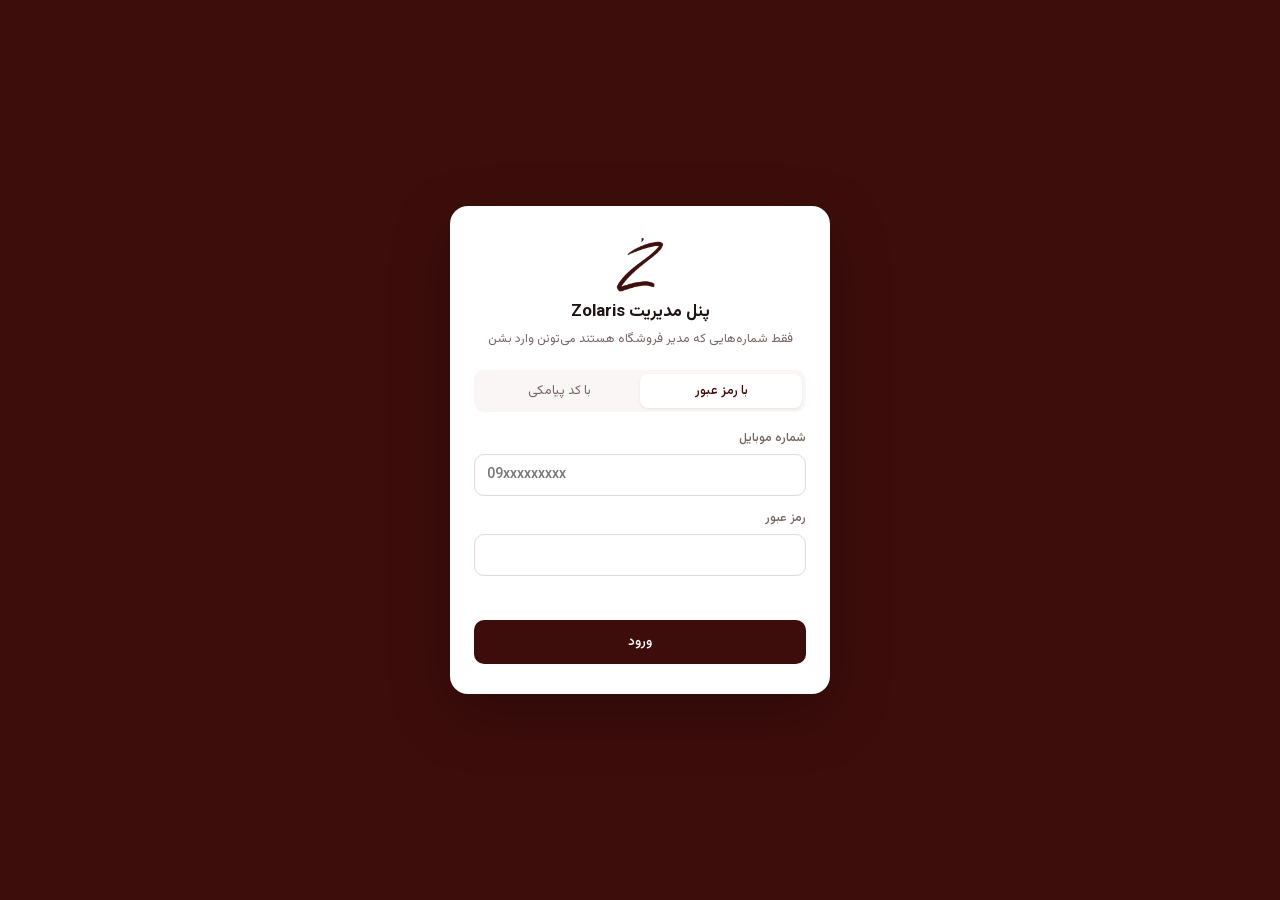
<file: admin.html>
<!doctype html>
<html lang="fa" dir="rtl">
<head>
<meta charset="utf-8">
<meta name="viewport" content="width=device-width, initial-scale=1, viewport-fit=cover">
<meta name="robots" content="noindex, nofollow">
<title>پنل مدیریت Zolaris</title>
<meta name="theme-color" content="#3D0D0B">
<link rel="icon" href="assets/logo-z-maroon.png">
<link rel="apple-touch-icon" href="assets/icons/apple-touch-icon.png">
<link rel="manifest" href="admin.webmanifest">
<meta name="apple-mobile-web-app-title" content="پنل Zolaris">
<meta name="apple-mobile-web-app-capable" content="yes">
<meta name="mobile-web-app-capable" content="yes">
<!-- fonts are self-hosted: Google Fonts is slow or blocked in Iran without a VPN -->
<link rel="preload" href="assets/fonts/Vazirmatn-arabic-1c749e.woff2" as="font" type="font/woff2" crossorigin>
<link href="assets/fonts/fonts.css" rel="stylesheet">
<!-- جلوگیری از نمایش پنل داخل سایت دیگه (clickjacking)؛ GitHub Pages هدر امنیتی نمی‌فرسته -->
<style id="noframe">body{display:none!important}</style>
<script>if (window.top === window.self) document.getElementById('noframe').remove(); else window.top.location = window.self.location.href;</script>
<script src="assets/vendor/supabase.js"></script>
<script src="assets/bg/removebg.js?v=20261109a"></script>
<script src="assets/announce.js?v=20261111c"></script>
<style>
:root{
  --m:#3D0D0B; --m2:#5A1A16; --tint:#EADCD7; --soft:#FAF6F5; --ink:#1E1413; --mut:#766461; --line:#EFE7E5; --bg:#F7F3F2; --card:#fff;
  --ok:#2E7D4F; --warn:#B5762E; --bad:#B3261E; --info:#2F5D8A;
  --fa:'Vazirmatn',system-ui,sans-serif; --serif:'Bodoni Moda',Didot,Georgia,serif;
}
*{box-sizing:border-box;margin:0;padding:0}
html{-webkit-text-size-adjust:100%;-webkit-tap-highlight-color:transparent}
/* feel like an app on phones: no gray tap flash, no 300ms wait, no text selection when holding a control */
button,a,[role="button"],label.chk,summary{touch-action:manipulation}
button,[role="button"],summary,.chip,.chips button{-webkit-user-select:none;user-select:none;-webkit-touch-callout:none}
body{font-family:var(--fa);color:var(--ink);background:var(--bg);line-height:1.7;font-size:14px;-webkit-font-smoothing:antialiased}
a{color:inherit}
button,input,select,textarea{font:inherit;color:inherit}
button{cursor:pointer;border:0;background:none}
img{display:block;max-width:100%}
[hidden]{display:none!important}
.num{font-feature-settings:"tnum"}

/* buttons & fields */
.btn{display:inline-flex;align-items:center;justify-content:center;gap:6px;height:40px;padding:0 16px;border-radius:10px;background:var(--m);color:#fff;font-weight:500;font-size:13.5px;white-space:nowrap;transition:background .2s,opacity .2s}
.btn:hover{background:var(--m2)}
.btn:disabled{opacity:.5;cursor:default}
.btn.ghost{background:#fff;color:var(--m);border:1px solid var(--line)}
.btn.ghost:hover{background:var(--soft)}
.btn.danger{background:#fff;color:var(--bad);border:1px solid #F0D3D1}
.btn.danger:hover{background:#FDF3F2}
.btn.sm{height:32px;padding:0 11px;font-size:12.5px;border-radius:8px}
.btn svg{width:17px;height:17px;stroke:currentColor;fill:none;stroke-width:1.8}
label.f{display:flex;flex-direction:column;gap:5px;font-size:12.5px;color:var(--mut);font-weight:500}
.in,select.in,textarea.in{width:100%;height:42px;border:1px solid #E4D9D6;border-radius:10px;padding:0 12px;background:#fff;color:var(--ink);font-size:14px;outline:none;transition:border-color .2s,box-shadow .2s}
textarea.in{height:auto;min-height:84px;padding:10px 12px;resize:vertical;line-height:1.7}
.in:focus{border-color:var(--m);box-shadow:0 0 0 3px rgba(61,13,11,.08)}
.ltr{direction:ltr;text-align:left}
.in.money{font-size:16px;letter-spacing:.02em;text-align:left}
.money-hint{font-size:12px;font-weight:400;color:var(--mut);margin-top:5px;line-height:1.8;display:flex;flex-direction:column;gap:4px}
.money-hint:empty{display:none}
.money-hint.compact{font-size:11px;margin-top:3px}
.money-hint .mw{color:#8A5A12;background:#FFF6E6;border:1px solid #F1DDB4;border-radius:8px;padding:6px 10px}
.money-hint .mw button{color:var(--m);font-weight:700;text-decoration:underline;text-underline-offset:3px;margin-right:4px}
.mcell{display:flex;flex-direction:column;min-width:0}
@media (max-width:700px){.in,select.in,textarea.in,.tools .in{font-size:16px}}
::selection{background:#EADCD7;color:var(--ink)}
:focus-visible{outline:2px solid var(--m);outline-offset:2px}
.chk{display:flex;align-items:center;gap:8px;font-size:13.5px;cursor:pointer}
.chk input{width:18px;height:18px;accent-color:var(--m)}
.row{display:grid;gap:12px}
@media(min-width:640px){.row.c2{grid-template-columns:1fr 1fr}.row.c3{grid-template-columns:1fr 1fr 1fr}}

/* login */
#login{min-height:100vh;display:grid;place-items:center;padding:24px 16px;background:var(--m)}
.lbox{width:100%;max-width:380px;background:#fff;border-radius:18px;padding:30px 24px;box-shadow:0 20px 60px rgba(0,0,0,.25)}
.lbox img{height:56px;margin:0 auto 6px}
.lbox h1{text-align:center;font-size:17px;font-weight:700;margin-bottom:2px}
.lbox p.sub{text-align:center;color:var(--mut);font-size:12.5px;margin-bottom:20px}
.seg{display:flex;background:var(--soft);border-radius:10px;padding:4px;margin-bottom:16px}
.seg button{flex:1;height:34px;border-radius:8px;font-size:13px;color:var(--mut)}
.seg button.on{background:#fff;color:var(--m);font-weight:500;box-shadow:0 1px 3px rgba(0,0,0,.08)}
.lbox form{display:flex;flex-direction:column;gap:12px}
.lbox .btn{height:44px;width:100%}
.err{color:var(--bad);font-size:12.5px;min-height:20px}
.link{color:var(--m);font-size:12.5px;text-decoration:underline;text-underline-offset:3px}

/* layout */
#app{display:flex;min-height:100vh}
aside{width:230px;flex:none;background:var(--m);color:#E8D6D2;display:flex;flex-direction:column;position:sticky;top:0;height:100vh}
.side-brand{display:flex;align-items:center;gap:10px;padding:20px 18px 18px;border-bottom:1px solid rgba(255,255,255,.1)}
.side-brand img{height:34px}
.side-brand b{font-family:var(--serif);font-size:18px;color:#fff;direction:ltr;letter-spacing:.02em}
.side-brand small{display:block;font-size:11px;color:#C4A8A2;font-family:var(--fa)}
nav.menu{padding:12px 10px;display:flex;flex-direction:column;gap:2px;flex:1;overflow-y:auto}
nav.menu button{display:flex;align-items:center;gap:11px;height:42px;padding:0 12px;border-radius:10px;text-align:right;font-size:13.5px;color:#E3CFCB;transition:background .2s}
nav.menu button:hover{background:rgba(255,255,255,.07)}
nav.menu button.on{background:#fff;color:var(--m);font-weight:500}
nav.menu svg{width:19px;height:19px;stroke:currentColor;fill:none;stroke-width:1.6;flex:none}
nav.menu .badge{margin-right:auto;background:#C9483F;color:#fff;font-size:11px;min-width:20px;height:20px;border-radius:10px;display:grid;place-items:center;padding:0 6px}
.side-foot{padding:14px 18px;border-top:1px solid rgba(255,255,255,.1);font-size:12px;color:#C4A8A2}
.side-foot button{color:#fff;font-size:12.5px;margin-top:4px;text-decoration:underline;text-underline-offset:3px}
.to-site{display:flex;align-items:center;gap:10px;height:40px;padding:0 12px;margin:0 -8px 12px;border:1px solid rgba(255,255,255,.18);border-radius:10px;color:#fff;font-size:13px;text-decoration:none;transition:background .2s,transform .16s ease-out}
.to-site svg{width:18px;height:18px;stroke:currentColor;fill:none;stroke-width:1.6;stroke-linecap:round;stroke-linejoin:round;flex:none}
.to-site:hover{background:rgba(255,255,255,.07)}
.to-site:active{transform:scale(.97)}
main{flex:1;min-width:0;padding:26px 30px 60px}
.ph{display:flex;align-items:center;justify-content:space-between;gap:12px;flex-wrap:wrap;margin-bottom:18px}
.ph h2{font-size:20px;font-weight:700}
.ph .acts{display:flex;gap:8px;flex-wrap:wrap}

/* mobile: menu becomes a top tab bar */
@media(max-width:860px){
  #app{flex-direction:column}
  aside{width:auto;height:auto;position:sticky;top:0;z-index:20}
  .side-brand{padding:10px 16px;border:0}
  .side-brand img{height:28px}
  nav.menu{flex-direction:row;overflow-x:auto;padding:0 10px 10px;gap:4px;scrollbar-width:none}
  nav.menu::-webkit-scrollbar{display:none}
  nav.menu button{flex:none;height:36px;padding:0 12px;font-size:13px}
  nav.menu svg{display:none}
  .side-foot{position:absolute;top:10px;left:16px;padding:0;border:0;display:flex;align-items:center;gap:14px}
  .side-foot span,.side-foot br{display:none}
  .side-foot button{margin-top:0}
  .to-site{height:32px;margin:0;padding:0 10px;font-size:12.5px;gap:6px}
  .to-site svg{width:16px;height:16px}
  main{padding:18px 16px 50px}
}

/* cards & tables */
.card{background:var(--card);border:1px solid var(--line);border-radius:14px}
.card.pad{padding:18px}
.card h3{font-size:14.5px;font-weight:700;margin-bottom:12px}
.kpis{display:grid;grid-template-columns:repeat(2,1fr);gap:12px;margin-bottom:16px}
@media(min-width:900px){.kpis{grid-template-columns:repeat(5,1fr)}}
.kpi{padding:16px}
.kpi small{color:var(--mut);font-size:12px;display:block}
.kpi b{font-size:22px;font-weight:700;display:block;margin-top:2px}
.kpi.main{background:var(--m);color:#fff;border-color:var(--m)}
.kpi.main small{color:#D9BFBA}
.g2{display:grid;gap:16px}
@media(min-width:1000px){.g2{grid-template-columns:1.4fr 1fr}}
.tbl{width:100%;border-collapse:collapse;font-size:13px}
.tbl th{font-weight:500;color:var(--mut);text-align:right;padding:8px 10px;border-bottom:1px solid var(--line);font-size:12px;white-space:nowrap}
.tbl td{padding:10px;border-bottom:1px solid var(--line);vertical-align:middle}
.tbl tr:last-child td{border-bottom:0}
.tbl tr.click{cursor:pointer}
.tbl tr.click:hover td{background:var(--soft)}
.scroll{overflow-x:auto}
.empty{padding:40px 16px;text-align:center;color:var(--mut)}
.muted{color:var(--mut)}
.small{font-size:12px}

/* status pills */
.pill{display:inline-flex;align-items:center;height:24px;padding:0 10px;border-radius:12px;font-size:11.5px;font-weight:500;white-space:nowrap;background:#F1ECEB;color:#5b4a47}
.pill.new{background:#FFF1DE;color:#94570F}
.pill.wait{background:#F1ECEB;color:#7A6A67}
.pill.paid{background:#E5F3EA;color:var(--ok)}
.pill.ok{background:#E4EEF8;color:var(--info)}
.pill.ship{background:#EFE7F7;color:#5D3F86}
.pill.done{background:#DFF0E5;color:#1F5E39}
.pill.cancel{background:#FBE9E8;color:var(--bad)}

/* filters */
.tools{display:flex;gap:10px;flex-wrap:wrap;align-items:center;margin-bottom:14px}
.tools .in{max-width:280px;height:38px}
.chips{display:flex;gap:6px;flex-wrap:wrap}
.chips button{height:32px;padding:0 12px;border-radius:16px;border:1px solid var(--line);background:#fff;font-size:12.5px;color:#5b4a47}
.chips button.on{background:var(--m);border-color:var(--m);color:#fff}
.chips button i{font-style:normal;opacity:.7;margin-right:4px}

/* order cards on mobile */
.olist{display:flex;flex-direction:column;gap:10px}
.oc{display:grid;grid-template-columns:1fr auto;gap:4px 12px;padding:14px 16px;cursor:pointer;transition:border-color .2s}
.oc:hover{border-color:#D9C6C2}
.oc .t{font-weight:700}
.oc .r{text-align:left}
.oc .s{grid-column:1/-1;display:flex;gap:6px;flex-wrap:wrap;align-items:center;font-size:12px;color:var(--mut)}
.mob{display:none}
@media(max-width:700px){#oTbl{display:none}.olist.mob{display:flex}}

/* products */
.pgrid{display:grid;grid-template-columns:repeat(2,1fr);gap:12px}
@media(min-width:700px){.pgrid{grid-template-columns:repeat(3,1fr)}}
@media(min-width:1150px){.pgrid{grid-template-columns:repeat(5,1fr)}}
.pc{overflow:hidden;cursor:pointer;display:flex;flex-direction:column;transition:border-color .2s}
.pc:hover{border-color:#D9C6C2}
.pc .im{aspect-ratio:3/4;background:var(--soft);position:relative}
.pc .im img{width:100%;height:100%;object-fit:cover}
.pc .im .tag{position:absolute;top:8px;right:8px}
.pc .bd{padding:10px 12px 12px}
.pc b{font-size:13px;font-weight:500;display:block;line-height:1.5}
.pc .pr{font-size:12.5px;margin-top:4px}
.pc .pr s{color:var(--mut);margin-left:6px}
.pc .st{font-size:11.5px;color:var(--mut)}
.pc .st.low{color:var(--bad)}

/* dialogs */
dialog{overscroll-behavior:contain;border:0;border-radius:16px;padding:0;width:min(640px,calc(100vw - 24px));max-height:calc(100vh - 32px);max-height:calc(100dvh - 32px);margin:auto;box-shadow:0 30px 80px rgba(0,0,0,.3);color:var(--ink)}
dialog::backdrop{background:rgba(30,10,8,.45)}
/* entrance: short fade + scale from 97% */
dialog[open]{animation:dlg-in .22s cubic-bezier(.23,1,.32,1)}
dialog[open]::backdrop{animation:dlg-fade .22s ease-out}
@keyframes dlg-in{from{opacity:0;transform:scale(.97)}}
@keyframes dlg-fade{from{opacity:0}}
@media (prefers-reduced-motion:reduce){dialog[open]{animation-name:dlg-fade}}
.btn{transition:background .2s,opacity .2s,transform .16s ease-out}
.btn:active:not(:disabled){transform:scale(.97);transition-duration:.1s}
dialog.wide{width:min(820px,calc(100vw - 24px))}
dialog.narrow{width:min(400px,calc(100vw - 24px))}
/* phones: forms open as a full page sized to the visible area (iOS 26 Safari counts the area
   under its bars in vh, which pushed the top and bottom of centred dialogs under them) */
@media (max-width:700px){
  #dlg[open]{position:fixed;inset:0;width:100%;max-width:100%;height:100%;max-height:100%;margin:0;border-radius:0;box-shadow:none;overscroll-behavior:contain}
  #dlg .dh{padding-top:max(14px,env(safe-area-inset-top))}
  #dlg .df{padding-bottom:calc(14px + env(safe-area-inset-bottom))}
}
/* thin fixed strips on the screen edges: Safari 26 takes its bar colours from them */
.edge{position:fixed;left:0;right:0;height:2px;z-index:15;pointer-events:none;background:var(--bg);opacity:0}
.edge-t{top:0}.edge-b{bottom:0}
@media (max-width:860px){.edge-t{background:var(--m)}}
#login:not([hidden]) ~ .edge{background:var(--m)}
html:has(#dlg[open]) .edge{background:#fff}
.dh{display:flex;align-items:center;justify-content:space-between;padding:16px 20px;border-bottom:1px solid var(--line);position:sticky;top:0;background:#fff;z-index:2}
.dh h3{font-size:15.5px;font-weight:700}
.x{width:34px;height:34px;border-radius:50%;display:grid;place-items:center;font-size:20px;color:var(--mut)}
.x:hover{background:var(--soft)}
.db{padding:18px 20px;display:flex;flex-direction:column;gap:14px}
.df{display:flex;gap:8px;justify-content:flex-start;flex-wrap:wrap;padding:14px 20px;border-top:1px solid var(--line);position:sticky;bottom:0;background:#fff}
.df .sp{flex:1}
.kv{display:grid;grid-template-columns:auto 1fr;gap:6px 14px;font-size:13px}
.kv dt{color:var(--mut)}
.kv dd{word-break:break-word}
.box{background:var(--soft);border-radius:12px;padding:12px 14px}
.items{display:flex;flex-direction:column;gap:6px;font-size:13px}
.items div{display:flex;justify-content:space-between;gap:10px}
.sum{display:flex;justify-content:space-between;font-weight:700;border-top:1px dashed #DCCDC9;padding-top:8px;margin-top:4px}
.vrow{display:grid;grid-template-columns:1.4fr 1fr 1.2fr 34px;gap:8px;align-items:center}
.vrow .x{width:34px;height:34px}
.gal-h{display:flex;justify-content:space-between;align-items:center;margin-bottom:8px;gap:8px}
.gal{display:grid;grid-template-columns:repeat(auto-fill,minmax(98px,1fr));gap:8px}
.gi{position:relative;aspect-ratio:3/4;border-radius:10px;border:1px solid var(--line);background:var(--soft) center/contain no-repeat;overflow:hidden}
.gi.first{border-color:var(--m);box-shadow:0 0 0 1px var(--m)}
.gi.busy::after{content:"";position:absolute;inset:0;background:linear-gradient(100deg,transparent 30%,rgba(255,255,255,.65) 50%,transparent 70%);background-size:250% 100%;animation:zl-scan 1.3s linear infinite}
.gi.wait{opacity:.6}
@keyframes zl-scan{from{background-position:120% 0}to{background-position:-120% 0}}
.gi .main{position:absolute;top:6px;right:6px;background:var(--m);color:#fff;font-size:10.5px;padding:1px 7px;border-radius:8px}
.gi .tag2{position:absolute;top:6px;left:6px;background:rgba(255,255,255,.92);font-size:10px;padding:1px 6px;border-radius:8px;color:var(--mut)}
.gi .ga{position:absolute;inset:auto 0 0 0;display:flex;justify-content:center;flex-wrap:wrap;gap:3px;padding:16px 4px 5px;background:linear-gradient(transparent,rgba(30,10,8,.5))}
.gi .ga button{width:26px;height:26px;border-radius:50%;background:rgba(255,255,255,.94);font-size:12px;color:var(--ink);display:grid;place-items:center;line-height:1}
.gi .ga button:hover{background:#fff}
.gi .ga button.d{color:var(--bad)}
.cat-list{display:flex;flex-direction:column;gap:8px;margin:12px 0}
.cat-row{display:flex;align-items:center;gap:8px;padding:8px 10px;border:1px solid var(--line);border-radius:12px;background:#fff}
.cat-row.off{opacity:.55}
.cat-row .in{flex:1;min-width:0;height:38px}
.cat-i{width:20px;text-align:center;color:var(--mut);font-size:12px;flex:none}
.cat-n{flex:none;white-space:nowrap}
.cat-b{display:flex;gap:4px;flex:none}
.cat-b button{width:32px;height:32px;border-radius:8px;border:1px solid var(--line);display:grid;place-items:center;font-size:13px}
.cat-b button:disabled{opacity:.3;cursor:default}
.cat-b button.d:not(:disabled){color:var(--bad)}
.cat-add{display:flex;gap:8px}
.ord-list{display:flex;flex-direction:column;gap:6px;margin-top:12px}
.ord-row{display:flex;align-items:center;gap:10px;padding:6px 10px;border:1px solid var(--line);border-radius:12px;background:#fff}
.ord-im{width:40px;height:52px;border-radius:8px;overflow:hidden;background:var(--soft);flex:none}
.ord-im img{width:100%;height:100%;object-fit:cover}
.ord-n{flex:1;min-width:0;font-size:13.5px;overflow:hidden;text-overflow:ellipsis;white-space:nowrap}
.cat-add .in{flex:1}
@media (max-width:560px){.cat-row{flex-wrap:wrap}.cat-row .in{flex:1 1 calc(100% - 40px)}.cat-n{order:3;margin-right:28px}.cat-b{order:4;margin-right:auto}}
.an-sw{display:flex;flex-wrap:wrap;gap:6px;margin-top:6px}
.an-sw button{height:34px;padding:0 12px;border-radius:17px;font-size:12px;border:1px solid rgba(0,0,0,.08)}
.an-col{height:44px;padding:4px}
/* the ticker track is max-content wide: keep it from widening the settings grid (Safari then zooms the page out) */
.g2 > *,.g2 > * > .card{min-width:0}
.an-prev{margin-top:6px;border-radius:10px;overflow:hidden;min-width:0;max-width:100%;contain:inline-size}
.an-prev .announce{font-size:12.5px;text-align:center;padding:12px 14px;line-height:1.9;transition:background .2s,color .2s}
.an-prev .announce.ann-mq{padding-left:0;padding-right:0}
.ad-st{display:flex;align-items:center;gap:6px;flex-wrap:wrap;margin-top:2px}
.on-dot{width:8px;height:8px;border-radius:50%;background:#2E7D4F;box-shadow:0 0 0 3px rgba(46,125,79,.18)}
.on-t{color:#2E7D4F;font-weight:600}
.bg-opts{display:flex;flex-wrap:wrap;gap:4px 14px;justify-content:flex-end}
/* eraser */
.er-b{padding:14px 20px;display:flex;flex-direction:column;gap:12px}
.er-wrap{display:grid;place-items:center;background:var(--soft);border-radius:12px;padding:8px}
.er-c{max-width:100%;max-height:min(62vh,640px);max-height:min(62dvh,640px);touch-action:none;cursor:crosshair;border-radius:6px;box-shadow:0 1px 6px rgba(0,0,0,.08)}
.er-t{display:flex;align-items:center;gap:10px;flex-wrap:wrap}
.er-t .btn{margin-right:auto}
.er-seg{display:inline-flex;border:1px solid var(--line);border-radius:10px;overflow:hidden}
.er-seg button{padding:6px 12px;font-size:12.5px}
.er-seg button.on{background:var(--m);color:#fff}
@media (max-width:700px){
  #dlg3[open]{position:fixed;inset:0;width:100%;max-width:100%;height:100%;max-height:100%;margin:0;border-radius:0;box-shadow:none;display:flex;flex-direction:column}
  #dlg3 .dh{padding-top:max(14px,env(safe-area-inset-top))}
  #dlg3 .er-b{flex:1;min-height:0}
  #dlg3 .df{padding-bottom:calc(14px + env(safe-area-inset-bottom))}
}
.gal .add-g{aspect-ratio:3/4;border:1.5px dashed #D8C8C4;border-radius:10px;display:flex;flex-direction:column;align-items:center;justify-content:center;gap:4px;color:var(--mut);font-size:12px;cursor:pointer;text-align:center;padding:6px}
.gal .add-g b{font-size:24px;font-weight:300;color:var(--m);line-height:1}
.gal .add-g:hover{background:var(--soft)}
.bgst{font-size:12px;color:var(--mut);min-height:18px}
.bgst.bad{color:var(--bad)}
.seg2{display:inline-flex;background:var(--soft);border-radius:8px;padding:3px}
.seg2 button{height:28px;padding:0 10px;border-radius:6px;font-size:12px;color:var(--mut)}
.seg2 button.on{background:#fff;color:var(--m);font-weight:500;box-shadow:0 1px 3px rgba(0,0,0,.08)}
.line{display:grid;grid-template-columns:1fr auto auto 34px;gap:8px;align-items:center;font-size:13px;padding:8px 0;border-bottom:1px solid var(--line)}

/* bars */
.bar{display:grid;grid-template-columns:110px 1fr auto;gap:10px;align-items:center;font-size:12.5px;margin:7px 0}
.bar .tr{height:8px;background:var(--soft);border-radius:4px;overflow:hidden}
.bar .tr i{display:block;height:100%;background:var(--m);border-radius:4px}

/* toast */
#toast{position:fixed;bottom:max(20px,env(safe-area-inset-bottom));left:50%;transform:translate(-50%,20px);background:var(--ink);color:#fff;padding:11px 18px;border-radius:12px;font-size:13px;opacity:0;pointer-events:none;transition:opacity .3s,transform .3s cubic-bezier(.23,1,.32,1);z-index:100;max-width:calc(100vw - 32px)}
#toast.on{opacity:1;transform:translate(-50%,0)}
#toast.bad{background:var(--bad)}
.loading{padding:50px;text-align:center;color:var(--mut)}
.radio-cards{display:grid;gap:10px}
.radio-cards label{display:flex;gap:12px;align-items:flex-start;border:1px solid var(--line);border-radius:12px;padding:14px;cursor:pointer}
.radio-cards label:has(input:checked){border-color:var(--m);background:var(--soft)}
.radio-cards input{margin-top:5px;accent-color:var(--m)}
.radio-cards b{display:block;font-size:13.5px}
.radio-cards small{color:var(--mut);font-size:12px}
.stars{color:#C8962E;letter-spacing:1px}
.rv{padding:14px 16px;display:flex;flex-direction:column;gap:6px}
.rv .hd{display:flex;justify-content:space-between;gap:10px;flex-wrap:wrap;font-size:12.5px}
.rv p{font-size:13.5px;white-space:pre-wrap}
.rv .acts{display:flex;gap:6px}
.ad-row{display:grid;grid-template-columns:auto 1fr auto;gap:14px;align-items:center;padding:14px 16px}
.ad-av{width:44px;height:44px;border-radius:50%;display:grid;place-items:center;background:var(--soft);color:var(--m);font-weight:700;border:1px solid var(--line)}
.ad-b{min-width:0;display:flex;flex-direction:column;gap:3px}
.ad-h{display:flex;align-items:center;gap:6px;flex-wrap:wrap}
.ad-p{display:flex;flex-wrap:wrap;gap:4px;margin-top:4px}
.ad-a{display:flex;gap:6px}
@media(max-width:600px){.ad-row{grid-template-columns:auto 1fr}.ad-a{grid-column:1/-1;justify-content:flex-end}}
.opt-box{border:1px solid var(--line);border-radius:12px;padding:12px 14px;display:flex;flex-direction:column;gap:10px}
.opt-h{display:flex;justify-content:space-between;align-items:center;gap:8px;flex-wrap:wrap;font-size:12.5px;color:var(--mut);font-weight:500}
.opt-pre{display:flex;gap:6px;flex-wrap:wrap}
.tags{display:flex;flex-wrap:wrap;gap:6px}
.tag{display:inline-flex;align-items:center;gap:4px;height:32px;padding:0 4px 0 12px;border-radius:16px;background:var(--soft);border:1px solid var(--line);font-size:13px}
.tag button{width:24px;height:24px;border-radius:50%;color:var(--mut);font-size:16px}
.tag button:hover{background:#fff;color:var(--bad)}
.tag-add{display:flex;gap:8px}.tag-add .in{height:38px;max-width:220px}
.clist{display:flex;flex-direction:column;gap:8px}
.crow{display:grid;grid-template-columns:40px 1fr 34px;gap:8px;align-items:center}
.sw{position:relative;width:40px;height:40px;border-radius:50%;border:1px solid rgba(0,0,0,.12);box-shadow:inset 0 0 0 3px #fff;cursor:pointer;overflow:hidden}
.sw input{position:absolute;inset:0;opacity:0;cursor:pointer;width:100%;height:100%}
.cpal{display:flex;flex-wrap:wrap;gap:6px;align-items:center}
.pal{display:inline-flex;align-items:center;gap:6px;height:30px;padding:0 10px 0 8px;border-radius:15px;border:1px solid var(--line);font-size:12px;background:#fff}
.pal:hover{border-color:var(--m)}
.pal i{width:14px;height:14px;border-radius:50%;border:1px solid rgba(0,0,0,.15)}
.vtable{display:flex;flex-direction:column;gap:8px}
.vrow2{display:grid;grid-template-columns:1.3fr 1fr 1.2fr;gap:8px;align-items:center}
.vn{display:flex;align-items:center;gap:8px;font-size:13px;min-width:0}
.vn i{width:14px;height:14px;border-radius:50%;flex:none;border:1px solid rgba(0,0,0,.15)}
.perm-grid{display:grid;gap:8px}
@media(min-width:640px){.perm-grid{grid-template-columns:1fr 1fr}}
.perm{display:flex;gap:10px;align-items:flex-start;border:1px solid var(--line);border-radius:10px;padding:11px 12px;cursor:pointer;transition:border-color .2s,background .2s}
.perm:has(input:checked){border-color:var(--m);background:var(--soft)}
.perm input{width:18px;height:18px;margin-top:3px;accent-color:var(--m);flex:none}
.perm b{display:block;font-size:13.5px;font-weight:500}
.perm small{color:var(--mut);font-size:12px}
</style>
</head>
<body>

<!-- ───────── ورود ───────── -->
<section id="login" hidden>
  <div class="lbox">
    <img src="assets/logo-z-maroon.png" alt="">
    <h1>پنل مدیریت Zolaris</h1>
    <p class="sub">فقط شماره‌هایی که مدیر فروشگاه هستند می‌تونن وارد بشن</p>
    <div class="seg" id="lmode">
      <button type="button" data-m="pass" class="on">با رمز عبور</button>
      <button type="button" data-m="otp">با کد پیامکی</button>
    </div>
    <form id="lform" autocomplete="on">
      <label class="f">شماره موبایل
        <input class="in ltr" id="lphone" type="tel" inputmode="numeric" placeholder="09xxxxxxxxx" autocomplete="username" required>
      </label>
      <label class="f" id="lpassWrap">رمز عبور
        <input class="in ltr" id="lpass" type="password" autocomplete="current-password">
      </label>
      <label class="f" id="lcodeWrap" hidden>کد پیامک‌شده
        <input class="in ltr" id="lcode" type="text" inputmode="numeric" maxlength="6" autocomplete="one-time-code">
      </label>
      <div class="err" id="lerr"></div>
      <button class="btn" id="lbtn">ورود</button>
      <button type="button" class="link" id="lback" hidden>تغییر شماره</button>
    </form>
  </div>
</section>

<!-- ───────── پنل ───────── -->
<div id="app" hidden>
  <aside>
    <div class="side-brand">
      <img src="assets/logo-z-white.png" alt="">
      <div><b>Zolaris</b><small>پنل مدیریت</small></div>
    </div>
    <nav class="menu" id="menu">
      <button data-v="dash" class="on"><svg viewBox="0 0 24 24"><rect x="3" y="3" width="7" height="9" rx="1.5"/><rect x="14" y="3" width="7" height="5" rx="1.5"/><rect x="14" y="12" width="7" height="9" rx="1.5"/><rect x="3" y="16" width="7" height="5" rx="1.5"/></svg>داشبورد</button>
      <button data-v="orders"><svg viewBox="0 0 24 24"><path d="M6 2 3 6v14a2 2 0 0 0 2 2h14a2 2 0 0 0 2-2V6l-3-4Z"/><path d="M3 6h18M16 10a4 4 0 0 1-8 0"/></svg>سفارش‌ها<span class="badge" id="newBadge" hidden></span></button>
      <button data-v="products"><svg viewBox="0 0 24 24"><path d="M20.4 7.2 12 3 3.6 7.2v9.6L12 21l8.4-4.2Z"/><path d="M3.6 7.2 12 11.4l8.4-4.2M12 11.4V21"/></svg>محصولات</button>
      <button data-v="coupons"><svg viewBox="0 0 24 24"><path d="M3 9V6a1 1 0 0 1 1-1h16a1 1 0 0 1 1 1v3a3 3 0 0 0 0 6v3a1 1 0 0 1-1 1H4a1 1 0 0 1-1-1v-3a3 3 0 0 0 0-6Z"/><path d="M9 9h.01M15 15h.01M15 9l-6 6"/></svg>کد تخفیف</button>
      <button data-v="customers"><svg viewBox="0 0 24 24"><circle cx="9" cy="8" r="4"/><path d="M2 21a7 7 0 0 1 14 0M16 3.5a4 4 0 0 1 0 9M22 21a7 7 0 0 0-4-6.3"/></svg>مشتری‌ها</button>
      <button data-v="reviews"><svg viewBox="0 0 24 24"><path d="M21 15a2 2 0 0 1-2 2H7l-4 4V5a2 2 0 0 1 2-2h14a2 2 0 0 1 2 2Z"/></svg>نظرها<span class="badge" id="revBadge" hidden></span></button>
      <button data-v="settings"><svg viewBox="0 0 24 24"><circle cx="12" cy="12" r="3"/><path d="M19.4 15a1.7 1.7 0 0 0 .3 1.8l.1.1a2 2 0 1 1-2.8 2.8l-.1-.1a1.7 1.7 0 0 0-1.8-.3 1.7 1.7 0 0 0-1 1.5V21a2 2 0 1 1-4 0v-.1a1.7 1.7 0 0 0-1.1-1.5 1.7 1.7 0 0 0-1.8.3l-.1.1a2 2 0 1 1-2.8-2.8l.1-.1a1.7 1.7 0 0 0 .3-1.8 1.7 1.7 0 0 0-1.5-1H3a2 2 0 1 1 0-4h.1a1.7 1.7 0 0 0 1.5-1.1 1.7 1.7 0 0 0-.3-1.8l-.1-.1a2 2 0 1 1 2.8-2.8l.1.1a1.7 1.7 0 0 0 1.8.3H9a1.7 1.7 0 0 0 1-1.5V3a2 2 0 1 1 4 0v.1a1.7 1.7 0 0 0 1 1.5 1.7 1.7 0 0 0 1.8-.3l.1-.1a2 2 0 1 1 2.8 2.8l-.1.1a1.7 1.7 0 0 0-.3 1.8V9a1.7 1.7 0 0 0 1.5 1H21a2 2 0 1 1 0 4h-.1a1.7 1.7 0 0 0-1.5 1Z"/></svg>تنظیمات</button>
      <button data-v="admins" hidden><svg viewBox="0 0 24 24"><path d="M12 3 5 6v5.5c0 4.4 3 8 7 9.5 4-1.5 7-5.1 7-9.5V6z"/><circle cx="12" cy="10" r="2.5"/><path d="M8 16.5c.8-1.6 2.3-2.5 4-2.5s3.2.9 4 2.5"/></svg>مدیرها</button>
    </nav>
    <div class="side-foot"><a class="to-site" href="./"><svg viewBox="0 0 24 24"><path d="M3 10.5 12 3l9 7.5"/><path d="M5 9.5V21h14V9.5M10 21v-6h4v6"/></svg>مشاهده‌ی سایت</a><span id="whoami"></span><br><button id="logout">خروج</button></div>
  </aside>
  <main id="view"></main>
</div>

<!-- ───────── پنجره‌ها ───────── -->
<div class="edge edge-t" aria-hidden="true"></div><div class="edge edge-b" aria-hidden="true"></div>
<dialog id="dlg"></dialog>
<dialog id="dlg2" class="narrow"></dialog>
<dialog id="dlg3" class="wide er"></dialog>
<div id="toast" role="status" aria-live="polite"></div>

<script>
'use strict';
// ───────── اتصال به Supabase (کلید publishable عمومیه و جای امنی برای نگه‌داری لازم نداره؛ امنیت با RLS سمت سروره) ─────────
const SB_URL = 'https://avwgfmdnwibtxurlnphw.supabase.co';
const SB_KEY = 'sb_publishable_VOh9R0tdxf-3YFN9_y3J1Q_mf9kIXf2';
// همون ورود سایت: مدیری که توی سایت وارد شده، اینجا دوباره لاگین نمی‌خواد
const sb = supabase.createClient(SB_URL, SB_KEY, { auth: { persistSession: true, storageKey: 'zl-auth' } });

// ───────── ابزارها ─────────
const $ = (s, r = document) => r.querySelector(s);
const $$ = (s, r = document) => [...r.querySelectorAll(s)];
const esc = v => String(v ?? '').replace(/[&<>"']/g, c => ({ '&': '&amp;', '<': '&lt;', '>': '&gt;', '"': '&quot;', "'": '&#39;' }[c]));
const fa = n => Number(n || 0).toLocaleString('fa-IR');
const toman = n => fa(n) + ' تومان';
const TZ = { timeZone: 'Asia/Tehran' };
const fdate = d => d ? new Date(d).toLocaleDateString('fa-IR', TZ) : '—';
const ftime = d => d ? new Date(d).toLocaleString('fa-IR', { ...TZ, year: 'numeric', month: 'short', day: 'numeric', hour: '2-digit', minute: '2-digit' }) : '—';
const ago = d => {
  const s = (Date.now() - new Date(d)) / 1000;
  if (s < 60) return 'همین الان';
  if (s < 3600) return fa(Math.floor(s / 60)) + ' دقیقه پیش';
  if (s < 86400) return fa(Math.floor(s / 3600)) + ' ساعت پیش';
  if (s < 86400 * 7) return fa(Math.floor(s / 86400)) + ' روز پیش';
  return fdate(d);
};
const toEn = s => String(s ?? '').replace(/[۰-۹]/g, d => '۰۱۲۳۴۵۶۷۸۹'.indexOf(d)).replace(/[٠-٩]/g, d => '٠١٢٣٤٥٦٧٨٩'.indexOf(d));
const intOf = s => { const v = toEn(s).replace(/[^0-9]/g, ''); return v === '' ? null : parseInt(v, 10); };

// ───────── فیلدهای مبلغ: جداکننده‌ی سه‌رقمی موقع تایپ + مبلغ به حروف + هشدار صفر کم/زیاد ─────────
const W1 = ['', 'یک', 'دو', 'سه', 'چهار', 'پنج', 'شش', 'هفت', 'هشت', 'نه'];
const W10 = ['ده', 'یازده', 'دوازده', 'سیزده', 'چهارده', 'پانزده', 'شانزده', 'هفده', 'هجده', 'نوزده'];
const W20 = ['', '', 'بیست', 'سی', 'چهل', 'پنجاه', 'شصت', 'هفتاد', 'هشتاد', 'نود'];
const W100 = ['', 'صد', 'دویست', 'سیصد', 'چهارصد', 'پانصد', 'ششصد', 'هفتصد', 'هشتصد', 'نهصد'];
const SCALE = ['', 'هزار', 'میلیون', 'میلیارد', 'هزار میلیارد'];
function words3(n) {
  const out = [], h = Math.floor(n / 100), r = n % 100;
  if (h) out.push(W100[h]);
  if (r >= 20) { out.push(W20[Math.floor(r / 10)]); if (r % 10) out.push(W1[r % 10]); }
  else if (r >= 10) out.push(W10[r - 10]);
  else if (r) out.push(W1[r]);
  return out.join(' و ');
}
function numWords(n) {
  if (!n) return 'صفر';
  const parts = [];
  for (let i = 0; n > 0 && i < SCALE.length; i++, n = Math.floor(n / 1000)) {
    const g = n % 1000; if (!g) continue;
    parts.unshift(g === 1 && i === 1 ? 'هزار' : (words3(g) + (SCALE[i] ? ' ' + SCALE[i] : '')));
  }
  return parts.join(' و ');
}
const fmtMoney = n => n == null ? '' : Number(n).toLocaleString('en-US');
// اگه قیمت کمتر از این باشه، احتمالاً صفرها جا افتادن (تومان)
const MONEY_LOW = 10000, MONEY_HIGH = 2000000000;
function wireMoney(input, { compact = false, enabled = () => true } = {}) {
  if (!input || input._money) return; input._money = true;
  input.setAttribute('inputmode', 'numeric'); input.setAttribute('dir', 'ltr'); input.classList.add('money');
  const hint = document.createElement('div'); hint.className = 'money-hint' + (compact ? ' compact' : '');
  input.insertAdjacentElement('afterend', hint);
  const show = () => {
    const n = intOf(input.value);
    hint.classList.remove('warn');
    if (!enabled() || n == null) { hint.innerHTML = ''; return; }
    let html = `<span>${esc(numWords(n))} تومان</span>`;
    if (n > 0 && n < MONEY_LOW && !compact) {
      hint.classList.add('warn');
      html += `<span class="mw">خیلی کمه! منظورت <b>${fa(n * 1000)} تومان</b> بوده؟ <button type="button" data-fix="1000">درستش کن</button></span>`;
    } else if (n >= MONEY_HIGH && !compact) {
      hint.classList.add('warn');
      html += `<span class="mw">خیلی زیاده! شاید یه صفر اضافه گذاشتی. <button type="button" data-fix="0.1">یه صفر کم کن</button></span>`;
    }
    hint.innerHTML = html;
    const fx = hint.querySelector('[data-fix]');
    if (fx) fx.onclick = () => { input.value = fmtMoney(Math.round(intOf(input.value) * +fx.dataset.fix)); input.dispatchEvent(new Event('input', { bubbles: true })); input.focus(); };
  };
  const format = () => {
    if (!enabled()) { show(); return; }
    // جای مکان‌نما رو بر اساس تعداد رقم‌های قبلش نگه می‌داره
    const pos = input.selectionStart ?? input.value.length;
    const digitsBefore = toEn(input.value.slice(0, pos)).replace(/\D/g, '').length;
    const n = intOf(input.value);
    input.value = fmtMoney(n);
    let i = 0, seen = 0;
    while (i < input.value.length && seen < digitsBefore) { if (/\d/.test(input.value[i])) seen++; i++; }
    try { input.setSelectionRange(i, i); } catch (e) { }
    show();
  };
  input.addEventListener('input', format);
  input._moneyRefresh = () => { if (enabled() && intOf(input.value) != null) input.value = fmtMoney(intOf(input.value)); show(); };
  input._moneyRefresh();
}
// 09xxxxxxxxx ← هر شکلی از شماره‌ی ایرانی
function normPhone(p) {
  const d = toEn(p).replace(/\D/g, '');
  if (/^09\d{9}$/.test(d)) return d;
  if (/^9\d{9}$/.test(d)) return '0' + d;
  if (/^989\d{9}$/.test(d)) return '0' + d.slice(2);
  if (/^00989\d{9}$/.test(d)) return '0' + d.slice(4);
  return null;
}
const intl = p => '+98' + p.slice(1);                    // 0912… → +98912…
const showPhone = p => p ? (String(p).startsWith('98') ? '0' + String(p).slice(2) : p) : '—';

function toast(t, bad) {
  const el = $('#toast'); el.textContent = t; el.classList.toggle('bad', !!bad); el.classList.add('on');
  clearTimeout(el._t); el._t = setTimeout(() => el.classList.remove('on'), bad ? 4200 : 2400);
}
const ERR = {
  HG_ADMIN: 'این کار فقط برای مدیرهاست', HG_ITEMS: 'اقلام سفارش درست نیست', HG_REQUIRED: 'نام و آدرس مشتری لازمه',
  HG_BAD_PHONE: 'شماره موبایل درست نیست', HG_STOCK: 'موجودی کافی نیست', HG_GONE: 'این محصول دیگه وجود نداره',
  HG_COUPON: 'کد تخفیف معتبر نیست', HG_LOGIN: 'دوباره وارد شو', HG_TOO_MANY: 'تعداد سفارش‌ها زیاده، کمی صبر کن', HG_BLOCKED: 'این مشتری مسدود شده',
};
function errText(e) {
  const m = String(e?.message || e || '');
  for (const k in ERR) if (m.includes(k)) { const extra = m.split(k + ':')[1]; return ERR[k] + (extra ? ' — ' + extra.trim() : ''); }
  if (/JWT|session|refresh/i.test(m)) return 'نشست تموم شده؛ دوباره وارد شو';
  if (/Failed to fetch|NetworkError/i.test(m)) return 'اتصال به سرور برقرار نشد؛ اینترنت یا فیلترشکن رو چک کن';
  return m || 'خطای نامشخص';
}
const fail = e => { console.error(e); toast(errText(e), true); };
async function q(p) { const { data, error } = await p; if (error) throw error; return data; }

// قفل صفحه‌ی پشت پنجره‌ها در سافاری iOS (مثل سایت)
let lockY = 0, scrollLocked = false;
function lockScroll() {
  if (scrollLocked) return;
  scrollLocked = true; lockY = window.scrollY;
  Object.assign(document.body.style, { position: 'fixed', top: `-${lockY}px`, left: '0', right: '0', width: '100%', overflow: 'hidden' });
}
function unlockScroll() {
  if (!scrollLocked || document.querySelector('dialog[open]')) return;
  scrollLocked = false;
  Object.assign(document.body.style, { position: '', top: '', left: '', right: '', width: '', overflow: '' });
  window.scrollTo({ top: lockY, left: 0, behavior: 'instant' });
}
['dlg', 'dlg2', 'dlg3'].forEach(id => document.getElementById(id).addEventListener('close', unlockScroll));
function openDlg(html, cls = '') {
  const d = $('#dlg'); d.className = cls; d.innerHTML = html;
  if (!d.open) { lockScroll(); d.showModal(); }
  d.querySelectorAll('[data-x]').forEach(b => b.onclick = () => d.close());
  return d;
}
// تایید یک کار مهم (به‌جای confirm مرورگر)
function ask(msg, okText = 'بله', danger = true) {
  return new Promise(res => {
    const d = $('#dlg2');
    d.innerHTML = `<div class="db"><p style="font-size:14px">${msg}</p></div>
      <div class="df"><button class="btn ${danger ? 'danger' : ''}" data-ok>${esc(okText)}</button><button class="btn ghost" data-no>انصراف</button></div>`;
    lockScroll(); d.showModal();
    d.querySelector('[data-ok]').onclick = () => { d.close(); res(true); };
    d.querySelector('[data-no]').onclick = () => { d.close(); res(false); };
    d.oncancel = () => res(false);
  });
}

// ───────── وضعیت سفارش ─────────
const ST = [
  { k: 'جدید', c: 'new' },
  { k: 'در انتظار پرداخت', c: 'wait' },
  { k: 'پرداخت شده', c: 'paid' },
  { k: 'تایید شده', c: 'ok' },
  { k: 'ارسال شده', c: 'ship' },
  { k: 'تحویل داده شده', c: 'done' },
  { k: 'لغو شده', c: 'cancel' },
];
const pill = s => `<span class="pill ${(ST.find(x => x.k === s) || {}).c || ''}">${esc(s || '—')}</span>`;
const PAY = { unpaid: 'پرداخت‌نشده', pending: 'در حال پرداخت', paid: 'پرداخت آنلاین', failed: 'پرداخت ناموفق', free: 'رایگان', offline: 'آفلاین' };
const MANUAL = { card: 'کارت‌به‌کارت (پرداخت شده)', cod: 'پرداخت در محل', unpaid: 'هنوز پرداخت نشده' };
const CANCEL = { admin: 'لغو توسط مدیر', expired: 'پرداخت نشد و منقضی شد', replaced: 'مشتری سفارش جدید ثبت کرد' };
function payLabel(o) {
  if (o.manual_pay) return MANUAL[o.manual_pay] || o.manual_pay;
  if (o.payment_status === 'offline') return 'کارت‌به‌کارت / خارج از درگاه';
  return PAY[o.payment_status] || o.payment_status;
}

// ───────── ورود ─────────
let me = null, mode = 'pass', otpSent = false;
$('#lmode').onclick = e => {
  const b = e.target.closest('button'); if (!b) return;
  mode = b.dataset.m; otpSent = false;
  $$('#lmode button').forEach(x => x.classList.toggle('on', x === b));
  syncLogin();
};
function syncLogin() {
  $('#lpassWrap').hidden = mode !== 'pass';
  $('#lcodeWrap').hidden = !(mode === 'otp' && otpSent);
  $('#lphone').readOnly = mode === 'otp' && otpSent;
  $('#lback').hidden = !(mode === 'otp' && otpSent);
  $('#lbtn').textContent = mode === 'pass' ? 'ورود' : otpSent ? 'تایید کد و ورود' : 'ارسال کد';
  $('#lerr').textContent = '';
}
$('#lback').onclick = () => { otpSent = false; syncLogin(); };
$('#lform').onsubmit = async e => {
  e.preventDefault();
  const err = $('#lerr'), btn = $('#lbtn');
  const p = normPhone($('#lphone').value);
  if (!p) { err.textContent = 'شماره موبایل رو درست وارد کن (مثل ۰۹۱۲۳۴۵۶۷۸۹)'; return; }
  btn.disabled = true; err.textContent = '';
  try {
    if (mode === 'pass') {
      const pw = $('#lpass').value;
      if (!pw) throw new Error('رمز عبور رو وارد کن');
      const { error } = await sb.auth.signInWithPassword({ phone: intl(p), password: pw });
      if (error) throw error;
    } else if (!otpSent) {
      const { error } = await sb.auth.signInWithOtp({ phone: intl(p), options: { shouldCreateUser: false } });
      if (error) throw error;
      otpSent = true; syncLogin(); $('#lcode').focus();
      return;
    } else {
      const code = toEn($('#lcode').value).replace(/\D/g, '');
      const { error } = await sb.auth.verifyOtp({ phone: intl(p), token: code, type: 'sms' });
      if (error) throw error;
    }
  } catch (ex) {
    const m = String(ex.message || ex);
    err.textContent = /Invalid login credentials/i.test(m) ? 'شماره یا رمز اشتباهه'
      : /Token has expired|invalid/i.test(m) && mode === 'otp' ? 'کد اشتباهه یا منقضی شده'
      : /Signups not allowed|not found/i.test(m) ? 'این شماره حساب کاربری نداره'
      : /Phone logins are disabled|provider is disabled/i.test(m) ? 'ورود با موبایل هنوز در Supabase فعال نشده'
      : /sms|hook|send/i.test(m) ? 'ارسال پیامک انجام نشد؛ فعلاً با رمز عبور وارد شو'
      : errText(ex);
  } finally { btn.disabled = false; }
};
$('#logout').onclick = async () => { await sb.auth.signOut(); location.reload(); };

async function boot() {
  const { data: { session } } = await sb.auth.getSession();
  if (!session) { $('#login').hidden = false; $('#app').hidden = true; syncLogin(); return; }
  const phone = session.user.phone;
  let row = null;
  try { row = await q(sb.from('admins').select('phone, role, perms, name').eq('phone', phone).maybeSingle()); } catch (e) { fail(e); }
  if (!row) {
    // از حساب سایت خارجش نمی‌کنیم؛ فقط فرم ورود با یه حساب مدیر نشون داده می‌شه
    $('#login').hidden = false; $('#app').hidden = true; syncLogin();
    $('#lerr').textContent = 'این شماره دسترسی مدیریت نداره';
    return;
  }
  me = { phone, id: session.user.id, role: row.role || 'admin', perms: row.perms || [], name: row.name || '' };
  $('#whoami').textContent = (me.name ? me.name + ' · ' : '') + showPhone(phone) + (me.role === 'owner' ? ' · مالک' : '');
  // فقط بخش‌هایی که این مدیر بهشون دسترسی داره (سمت دیتابیس هم همین محدودیت اعمال می‌شه)
  $$('#menu button[data-v]').forEach(b => { b.hidden = !canView(b.dataset.v); });
  $('#login').hidden = true; $('#app').hidden = false;
  // حضور در پنل: هر ۶۰ ثانیه، و هر بار که پنل دوباره جلوی چشمه (موبایل تب‌های پس‌زمینه رو متوقف می‌کنه)
  const beat = () => { if (document.visibilityState === 'visible') sb.rpc('admin_heartbeat').then(() => {}, () => {}); };
  beat(); setInterval(beat, 60000);
  document.addEventListener('visibilitychange', beat); addEventListener('focus', beat);
  go(location.hash.slice(1) || firstView());
  refreshBadges(); setInterval(refreshBadges, 60000);
}
// ───────── دسترسی‌ها ─────────
const PERMS = [
  ['dash', 'داشبورد و آمار', 'فروش، بازدید و محصولات پربازدید'],
  ['orders', 'سفارش‌ها', 'دیدن، تغییر وضعیت، حذف و ثبت سفارش دستی'],
  ['products', 'محصولات', 'افزودن، ویرایش و حذف محصول و عکس'],
  ['coupons', 'کد تخفیف', 'ساخت و ویرایش کدهای تخفیف'],
  ['customers', 'مشتری‌ها', 'اطلاعات مشتری، مسدود کردن و ساخت رمز جدید'],
  ['reviews', 'نظرها', 'تایید و حذف نظر مشتری‌ها'],
  ['settings', 'تنظیمات و گزارش', 'حالت پرداخت آنلاین و گزارش کارهای مدیرها'],
];
const VIEW_PERM = { dash: 'dash', orders: 'orders', products: 'products', coupons: 'coupons', customers: 'customers', reviews: 'reviews', settings: 'settings', admins: 'owner' };
const can = p => !!me && (me.role === 'owner' || (p !== 'owner' && me.perms.includes(p)));
const canView = v => can(VIEW_PERM[v] || 'owner');
const firstView = () => Object.keys(VIEW_PERM).find(canView) || 'none';
let booted = false;
sb.auth.onAuthStateChange((ev) => {
  if (ev === 'SIGNED_IN' && !me && booted) boot();
  if (ev === 'SIGNED_OUT' && me) location.reload();
});
boot().finally(() => booted = true);

// ثبت کارهای مدیر در گزارش
function log(action, details) {
  if (!me) return;
  sb.from('admin_logs').insert({ admin_phone: me.phone, action, details: details == null ? null : String(details).slice(0, 500) }).then(() => {});
}

async function refreshBadges() {
  try {
    const none = Promise.resolve({ count: 0 });
    const [{ count: n }, { count: r }] = await Promise.all([
      can('orders') ? sb.from('orders').select('id', { count: 'exact', head: true }).in('status', ['جدید', 'پرداخت شده']) : none,
      can('reviews') ? sb.from('reviews').select('id', { count: 'exact', head: true }).eq('approved', false) : none,
    ]);
    const nb = $('#newBadge'), rb = $('#revBadge');
    nb.hidden = !n; nb.textContent = fa(n);
    rb.hidden = !r; rb.textContent = fa(r);
  } catch (e) { /* بی‌صدا */ }
}

// ───────── مسیریابی ─────────
const VIEWS = {};
$('#menu').onclick = e => { const b = e.target.closest('button[data-v]'); if (b) go(b.dataset.v); };
function go(v) {
  if (!VIEWS[v] || !canView(v)) v = firstView();
  if (v === 'none') {
    $('#view').innerHTML = '<div class="card empty" style="margin-top:20px">هنوز دسترسی‌ای برای شما تعریف نشده.<br>از مالک فروشگاه بخواید بخش‌های لازم رو براتون فعال کنه.</div>';
    return;
  }
  $$('#menu button').forEach(b => b.classList.toggle('on', b.dataset.v === v));
  history.replaceState(null, '', '#' + v);
  $('#view').innerHTML = '<div class="loading">در حال بارگذاری…</div>';
  window.scrollTo(0, 0);
  VIEWS[v]().catch(e => { fail(e); $('#view').innerHTML = `<div class="empty">بارگذاری انجام نشد: ${esc(errText(e))}</div>`; });
}

// ═════════ داشبورد ═════════
let dashDays = 30;
VIEWS.dash = async () => {
  const [an, recent, low] = await Promise.all([
    q(sb.rpc('admin_analytics', { p_days: dashDays })),
    can('orders') ? q(sb.from('orders').select('id,tracking_code,customer_name,total,status,created_at').order('created_at', { ascending: false }).limit(8)) : [],
    q(sb.from('products').select('id,name,stock').lte('stock', 2).order('stock').limit(8)),
  ]);
  const t = an.totals || {};
  const conv = t.visits ? (t.orders / t.visits * 100) : 0;
  const maxV = Math.max(1, ...(an.sources || []).map(s => s.visits));
  const prods = (an.products || []).slice(0, 8);
  $('#view').innerHTML = `
    <div class="ph"><h2>داشبورد</h2>
      <div class="chips" id="days">${[[7, '۷ روز'], [30, '۳۰ روز'], [90, '۹۰ روز'], [0, 'همه']].map(([d, l]) => `<button data-d="${d}" class="${d === dashDays ? 'on' : ''}">${l}</button>`).join('')}</div>
    </div>
    <div class="kpis">
      <div class="card kpi main"><small>فروش</small><b class="num">${toman(t.revenue)}</b></div>
      <div class="card kpi"><small>سفارش‌ها</small><b class="num">${fa(t.orders)}</b></div>
      <div class="card kpi"><small>بازدیدکننده</small><b class="num">${fa(t.visits)}</b></div>
      <div class="card kpi"><small>افزودن به سبد</small><b class="num">${fa(t.carts)}</b></div>
      <div class="card kpi"><small>نرخ تبدیل</small><b class="num">${conv.toLocaleString('fa-IR', { maximumFractionDigits: 1 })}٪</b></div>
    </div>
    <div class="g2">
      <div class="card pad">
        <h3>آخرین سفارش‌ها</h3>
        ${recent.length ? `<div class="scroll"><table class="tbl"><thead><tr><th>کد</th><th>مشتری</th><th>مبلغ</th><th>وضعیت</th><th>زمان</th></tr></thead><tbody>
          ${recent.map(o => `<tr class="click" data-o="${o.id}"><td class="num">${esc(o.tracking_code)}</td><td>${esc(o.customer_name)}</td><td class="num">${toman(o.total)}</td><td>${pill(o.status)}</td><td class="muted small">${ago(o.created_at)}</td></tr>`).join('')}
        </tbody></table></div>` : `<div class="empty">${can('orders') ? 'هنوز سفارشی ثبت نشده' : 'دسترسی به سفارش‌ها برای شما فعال نیست'}</div>`}
      </div>
      <div style="display:flex;flex-direction:column;gap:16px">
        <div class="card pad"><h3>منبع بازدید</h3>
          ${(an.sources || []).length ? an.sources.slice(0, 8).map(s => `<div class="bar"><span>${esc(s.source || 'مستقیم')}</span><span class="tr"><i style="width:${s.visits / maxV * 100}%"></i></span><span class="muted num">${fa(s.visits)} · ${fa(s.orders)} سفارش</span></div>`).join('') : '<div class="muted small">هنوز داده‌ای نیست</div>'}
        </div>
        <div class="card pad"><h3>موجودی رو به اتمام</h3>
          ${low.length ? `<table class="tbl"><tbody>${low.map(p => `<tr><td>${esc(p.name)}</td><td class="num" style="color:${p.stock ? 'var(--warn)' : 'var(--bad)'}">${p.stock ? fa(p.stock) + ' عدد' : 'تمام شده'}</td></tr>`).join('')}</tbody></table>` : '<div class="muted small">همه‌ی محصولات موجودی دارن</div>'}
        </div>
      </div>
    </div>
    <div class="card pad" style="margin-top:16px"><h3>محصولات پربازدید</h3>
      ${prods.length ? `<div class="scroll"><table class="tbl"><thead><tr><th>محصول</th><th>بازدید</th><th>به سبد</th><th>فروش</th></tr></thead><tbody>
        ${prods.map(p => `<tr><td>${esc(p.name)}</td><td class="num">${fa(p.views)}</td><td class="num">${fa(p.carts)}</td><td class="num">${fa(p.sold)}</td></tr>`).join('')}
      </tbody></table></div>` : '<div class="muted small">هنوز داده‌ای نیست. وقتی سایت به بک‌اند وصل بشه، آمار بازدید اینجا میاد.</div>'}
    </div>`;
  $('#days').onclick = e => { const b = e.target.closest('button'); if (b) { dashDays = +b.dataset.d; go('dash'); } };
  $$('[data-o]').forEach(r => r.onclick = () => orderDialog(+r.dataset.o));
};

// ═════════ سفارش‌ها ═════════
let oFilter = 'open', oSearch = '', orders = [];
// خروجی اکسل (CSV با UTF-8 BOM تا اکسل فارسی رو درست نشون بده) از سفارش‌های همین فیلتر
function exportOrders(list) {
  if (!list.length) return toast('سفارشی برای خروجی نیست', true);
  const cell = v => { const t = String(v ?? '').replace(/\r?\n/g, ' '); return /[",;\t]/.test(t) || /^[=+\-@]/.test(t) ? `"${(/^[=+\-@]/.test(t) ? "'" : '') + t.replace(/"/g, '""')}"` : t; };
  const head = ['کد پیگیری', 'تاریخ', 'مشتری', 'موبایل', 'آدرس', 'اقلام', 'تعداد', 'تخفیف', 'مبلغ (تومان)', 'پرداخت', 'وضعیت', 'کد مرسوله', 'توضیح مشتری'];
  // موبایل با یه نویسه‌ی نامرئی شروع می‌شه تا اکسل صفر اولش رو نندازه
  const rows = list.map(o => [o.tracking_code, ftime(o.created_at), o.customer_name, o.customer_phone ? '\u200e' + o.customer_phone : '', o.customer_address,
    (o.items || []).map(i => `${i.name || ''}${i.variant ? ' (' + i.variant + ')' : ''} ×${i.qty}`).join(' | '),
    (o.items || []).reduce((a, i) => a + (+i.qty || 0), 0), o.discount_amount || 0, o.total, payLabel(o), o.status, o.post_tracking || '', o.customer_note || '']);
  const csv = '﻿' + [head, ...rows].map(r => r.map(cell).join(',')).join('\r\n');
  const a = document.createElement('a');
  a.href = URL.createObjectURL(new Blob([csv], { type: 'text/csv;charset=utf-8' }));
  a.download = `zolaris-orders-${new Date().toISOString().slice(0, 10)}.csv`;
  document.body.appendChild(a); a.click(); setTimeout(() => { URL.revokeObjectURL(a.href); a.remove(); }, 1000);
  log('orders_export', `${list.length} سفارش`);
}
VIEWS.orders = async () => {
  orders = await q(sb.from('orders').select('*').order('created_at', { ascending: false }).limit(500));
  renderOrders();
};
function renderOrders() {
  const open = o => ['جدید', 'پرداخت شده', 'تایید شده'].includes(o.status);
  const groups = [['open', 'در جریان', open], ['all', 'همه', () => true], ...ST.map(s => [s.k, s.k, o => o.status === s.k])];
  const term = toEn(oSearch.trim()).toLowerCase();
  const fn = (groups.find(g => g[0] === oFilter) || groups[0])[2];
  const list = orders.filter(fn).filter(o => !term || [o.tracking_code, o.customer_name, o.customer_phone, o.post_tracking].some(v => toEn(v || '').toLowerCase().includes(term)));
  $('#view').innerHTML = `
    <div class="ph"><h2>سفارش‌ها</h2><div class="acts">
      <button class="btn ghost" id="oRef"><svg viewBox="0 0 24 24"><path d="M21 12a9 9 0 1 1-2.6-6.4L21 8M21 3v5h-5"/></svg>به‌روزرسانی</button>
      <button class="btn ghost" id="oCsv"><svg viewBox="0 0 24 24"><path d="M12 3v12M7 10l5 5 5-5M4 20h16"/></svg>خروجی اکسل</button>
      <button class="btn" id="oNew"><svg viewBox="0 0 24 24"><path d="M12 5v14M5 12h14"/></svg>ثبت سفارش دستی</button></div></div>
    <div class="tools">
      <input class="in" id="oQ" placeholder="جستجو: کد پیگیری، نام، موبایل" value="${esc(oSearch)}">
      <div class="chips" id="oChips">${groups.map(([k, l, f]) => { const n = orders.filter(f).length; return (n || k === 'open' || k === 'all') ? `<button data-k="${esc(k)}" class="${k === oFilter ? 'on' : ''}">${esc(l)}<i>${fa(n)}</i></button>` : ''; }).join('')}</div>
    </div>
    ${list.length ? `<div class="card scroll" id="oTbl"><table class="tbl"><thead><tr><th>کد</th><th>مشتری</th><th>موبایل</th><th>اقلام</th><th>مبلغ</th><th>پرداخت</th><th>وضعیت</th><th>زمان</th></tr></thead><tbody>
      ${list.map(o => `<tr class="click" data-o="${o.id}">
        <td class="num"><b>${esc(o.tracking_code)}</b>${o.pay_sandbox ? ' <span class="pill">تست</span>' : ''}</td>
        <td>${esc(o.customer_name)}</td><td class="num ltr">${esc(o.customer_phone || '—')}</td>
        <td class="num">${fa((o.items || []).reduce((a, i) => a + (+i.qty || 0), 0))}</td>
        <td class="num">${toman(o.total)}</td><td class="small muted">${esc(payLabel(o))}</td><td>${pill(o.status)}</td>
        <td class="muted small" title="${esc(ftime(o.created_at))}">${ago(o.created_at)}</td></tr>`).join('')}
    </tbody></table></div>
    <div class="olist mob">${list.map(o => `<div class="card oc" data-o="${o.id}">
      <span class="t num">${esc(o.tracking_code)} · ${esc(o.customer_name)}</span><span class="r num">${toman(o.total)}</span>
      <span class="s">${pill(o.status)}<span>${esc(payLabel(o))}</span><span>· ${ago(o.created_at)}</span></span></div>`).join('')}</div>` : `<div class="card empty">${orders.length ? 'سفارشی با این فیلتر نیست' : 'هنوز سفارشی ثبت نشده'}</div>`}`;
  $('#oQ').oninput = e => { oSearch = e.target.value; const pos = e.target.selectionStart; renderOrders(); const i = $('#oQ'); i.focus(); i.setSelectionRange(pos, pos); };
  $('#oChips').onclick = e => { const b = e.target.closest('button'); if (b) { oFilter = b.dataset.k; renderOrders(); } };
  $('#oRef').onclick = () => go('orders');
  $('#oCsv').onclick = () => exportOrders(list);
  $('#oNew').onclick = manualOrderDialog;
  $$('[data-o]').forEach(r => r.onclick = () => orderDialog(+r.dataset.o));
}

async function orderDialog(id) {
  let o;
  try { o = await q(sb.from('orders').select('*').eq('id', id).single()); } catch (e) { return fail(e); }
  const items = o.items || [];
  const sub = items.reduce((a, i) => a + (+i.price || 0) * (+i.qty || 0), 0);
  const pending = o.status === 'در انتظار پرداخت';
  const d = openDlg(`
    <div class="dh"><h3>سفارش <span class="num">${esc(o.tracking_code)}</span> ${pill(o.status)}</h3><button class="x" data-x aria-label="بستن">×</button></div>
    <div class="db">
      ${o.pay_sandbox ? '<div class="box small" style="color:var(--warn)">این سفارش با درگاه آزمایشی پرداخت شده و در آمار فروش حساب نمی‌شه.</div>' : ''}
      <div class="box"><div class="items">
        ${items.map(i => `<div><span>${esc(i.name)}${i.variant ? ` <span class="muted">(${esc(i.variant)})</span>` : ''} × ${fa(i.qty)}</span><span class="num">${toman((+i.price || 0) * (+i.qty || 0))}</span></div>`).join('')}
        ${o.discount_amount ? `<div class="muted"><span>جمع اقلام</span><span class="num">${toman(sub)}</span></div><div style="color:var(--ok)"><span>تخفیف${o.coupon_code ? ' (' + esc(o.coupon_code) + ')' : ''}</span><span class="num">− ${toman(o.discount_amount)}</span></div>` : ''}
        <div class="sum"><span>مبلغ نهایی</span><span class="num">${toman(o.total)}</span></div>
      </div></div>
      <dl class="kv">
        <dt>مشتری</dt><dd>${esc(o.customer_name)}</dd>
        <dt>موبایل</dt><dd class="num">${o.customer_phone ? `<a href="tel:${esc(o.customer_phone)}">${esc(o.customer_phone)}</a>` : '—'}</dd>
        <dt>آدرس</dt><dd>${esc(o.customer_address)}</dd>
        ${o.customer_note ? `<dt>یادداشت</dt><dd>${esc(o.customer_note)}</dd>` : ''}
        <dt>ثبت</dt><dd>${ftime(o.created_at)}</dd>
        <dt>پرداخت</dt><dd>${esc(payLabel(o))}${o.paid_at ? ' · ' + ftime(o.paid_at) : ''}</dd>
        ${o.pay_ref_number ? `<dt>شماره مرجع</dt><dd class="num">${esc(o.pay_ref_number)}${o.pay_card ? ' · کارت ' + esc(o.pay_card) : ''}</dd>` : ''}
        ${o.source ? `<dt>منبع</dt><dd>${esc(o.source)}</dd>` : ''}
        ${o.cancel_reason ? `<dt>علت لغو</dt><dd>${esc(CANCEL[o.cancel_reason] || o.cancel_reason)}</dd>` : ''}
      </dl>
      <div class="row c2">
        <label class="f">وضعیت
          <select class="in" id="odSt">${ST.filter(s => s.k !== 'در انتظار پرداخت' || pending).map(s => `<option ${s.k === o.status ? 'selected' : ''}>${s.k}</option>`).join('')}</select>
        </label>
        <div></div>
        <label class="f">شرکت پست
          <input class="in" id="odCar" maxlength="30" list="carriers" value="${esc(o.post_carrier || '')}" placeholder="پست پیشتاز، تیپاکس…">
          <datalist id="carriers"><option>پست پیشتاز</option><option>تیپاکس</option><option>چاپار</option><option>پیک</option></datalist>
        </label>
        <label class="f">کد رهگیری مرسوله
          <input class="in ltr" id="odTr" maxlength="60" value="${esc(o.post_tracking || '')}">
        </label>
      </div>
      ${pending ? '<div class="box small muted">مشتری هنوز پرداخت آنلاین رو تموم نکرده. اگه پول رو کارت‌به‌کارت گرفتی، وضعیت رو «تایید شده» کن. وگرنه سفارش خودش بعد از مدتی لغو می‌شه و موجودی برمی‌گرده.</div>' : ''}
    </div>
    <div class="df">
      <button class="btn" id="odSave">ذخیره</button>
      <button class="btn ghost" id="odPrint">چاپ برچسب</button>
      <span class="sp"></span>
      <button class="btn danger" id="odDel">حذف</button>
    </div>`, 'wide');
  $('#odSave', d).onclick = async () => {
    const st = $('#odSt', d).value;
    const patch = { status: st, post_carrier: $('#odCar', d).value.trim() || null, post_tracking: toEn($('#odTr', d).value.trim()) || null };
    if (st === 'لغو شده' && o.status !== 'لغو شده' && !(await ask('سفارش لغو بشه؟ موجودی محصولات و کد تخفیفش برمی‌گرده.', 'لغو سفارش'))) return;
    try {
      await q(sb.from('orders').update(patch).eq('id', o.id));
      log('order_update', `${o.tracking_code}: ${o.status} → ${st}`);
      toast('ذخیره شد'); d.close(); refreshBadges();
      if (location.hash === '#orders') VIEWS.orders(); else if (location.hash === '#dash') go('dash');
    } catch (e) { fail(e); }
  };
  $('#odDel', d).onclick = async () => {
    if (!(await ask('این سفارش کامل حذف بشه؟ این کار برگشت‌پذیر نیست. (اگه هنوز ارسال نشده، موجودی برمی‌گرده)', 'حذف سفارش'))) return;
    try {
      await q(sb.from('orders').delete().eq('id', o.id));
      log('order_delete', o.tracking_code);
      toast('حذف شد'); d.close(); refreshBadges();
      if (location.hash === '#orders') VIEWS.orders(); else go('dash');
    } catch (e) { fail(e); }
  };
  $('#odPrint', d).onclick = () => printLabel(o);
}

function printLabel(o) {
  const w = window.open('', '_blank', 'width=480,height=640');
  if (!w) return toast('پنجره‌ی چاپ باز نشد؛ اجازه‌ی پاپ‌آپ رو بده', true);
  w.document.write(`<!doctype html><html lang="fa" dir="rtl"><head><meta charset="utf-8"><title>برچسب ${esc(o.tracking_code)}</title>
    <link href="${location.origin}/assets/fonts/fonts.css" rel="stylesheet">
    <style>body{font-family:Vazirmatn,sans-serif;padding:24px;font-size:15px;line-height:1.9}.b{border:2px solid #000;border-radius:10px;padding:18px}h2{font-size:17px;margin:0 0 10px}small{color:#555}hr{border:0;border-top:1px dashed #999;margin:12px 0}</style></head>
    <body><div class="b"><small>گیرنده</small><h2>${esc(o.customer_name)}</h2><div>${esc(o.customer_address)}</div><div>موبایل: ${esc(o.customer_phone || '—')}</div>
    <hr><small>فرستنده</small><div><b>Zolaris Lounge</b></div><div>کد سفارش: ${esc(o.tracking_code)}</div>
    <hr>${(o.items || []).map(i => `<div>${esc(i.name)}${i.variant ? ' (' + esc(i.variant) + ')' : ''} × ${fa(i.qty)}</div>`).join('')}</div>
    <script>document.fonts.ready.then(()=>print())<\/script></body></html>`);
  w.document.close();
}

async function manualOrderDialog() {
  let prods;
  try { prods = await q(sb.from('products').select('id,name,price,sale_price,sale_starts_at,sale_ends_at,stock,variants').order('name')); } catch (e) { return fail(e); }
  if (!prods.length) return toast('اول یه محصول اضافه کن', true);
  const lines = [];
  const effPrice = (p, v) => {
    const vp = v && parseVariants(p.variants).find(x => x.name === v)?.price;
    if (vp) return vp;
    const now = Date.now();
    const onSale = p.sale_price > 0 && p.sale_price < p.price && (!p.sale_starts_at || new Date(p.sale_starts_at) <= now) && (!p.sale_ends_at || new Date(p.sale_ends_at) > now);
    return onSale ? p.sale_price : p.price;
  };
  const d = openDlg(`
    <div class="dh"><h3>ثبت سفارش دستی</h3><button class="x" data-x aria-label="بستن">×</button></div>
    <div class="db">
      <p class="small muted">برای سفارش‌هایی که از دایرکت اینستاگرام، تلفن یا حضوری می‌گیری. موجودی محصولات خودکار کم می‌شه.</p>
      <div class="row" style="grid-template-columns:1fr auto auto auto;align-items:end">
        <label class="f">محصول<select class="in" id="moP">${prods.map(p => `<option value="${p.id}">${esc(p.name)} — ${p.stock ? fa(p.stock) + ' موجود' : 'ناموجود'}</option>`).join('')}</select></label>
        <label class="f" id="moVW">مدل/سایز<select class="in" id="moV"></select></label>
        <label class="f">تعداد<input class="in num" id="moQ" type="number" min="1" value="1" style="width:80px"></label>
        <button class="btn ghost" id="moAdd" type="button">افزودن</button>
      </div>
      <div id="moLines"></div>
      <div class="row c2">
        <label class="f">نام مشتری<input class="in" id="moN" maxlength="100" placeholder="خالی = «سفارش دایرکت»"></label>
        <label class="f">موبایل<input class="in ltr" id="moPh" type="tel" inputmode="numeric" placeholder="09xxxxxxxxx (اختیاری)"></label>
      </div>
      <label class="f">آدرس<textarea class="in" id="moA" maxlength="600" rows="2"></textarea></label>
      <div class="row c3">
        <label class="f">پرداخت<select class="in" id="moPay">${Object.entries(MANUAL).map(([k, v]) => `<option value="${k}">${v}</option>`).join('')}</select></label>
        <label class="f">تخفیف (تومان)<input class="in num" id="moD" inputmode="numeric" value="0"></label>
        <label class="f">منبع<input class="in" id="moS" maxlength="40" list="srcs" value="اینستاگرام"><datalist id="srcs"><option>اینستاگرام</option><option>تلفنی</option><option>حضوری</option><option>واتساپ</option><option>تلگرام</option></datalist></label>
      </div>
      <label class="f">یادداشت<input class="in" id="moNote" maxlength="600"></label>
      <label class="chk"><input type="checkbox" id="moSms">پیامک ثبت سفارش برای مشتری و فروشگاه فرستاده بشه</label>
    </div>
    <div class="df"><button class="btn" id="moGo">ثبت سفارش</button><button class="btn ghost" data-x>انصراف</button></div>`, 'wide');
  const fillV = () => {
    const p = prods.find(x => x.id == $('#moP', d).value);
    const vs = parseVariants(p.variants);
    $('#moVW', d).hidden = !vs.length;
    $('#moV', d).innerHTML = vs.map(v => `<option value="${esc(v.name)}">${esc(v.name)}${v.qty != null ? ` (${fa(v.qty)})` : ''}</option>`).join('');
  };
  const draw = () => {
    const sub = lines.reduce((a, l) => a + l.price * l.qty, 0);
    const disc = Math.min(intOf($('#moD', d).value) || 0, sub);
    $('#moLines', d).innerHTML = lines.length ? `<div class="box">${lines.map((l, i) => `<div class="line"><span>${esc(l.name)}${l.variant ? ` <span class="muted">(${esc(l.variant)})</span>` : ''}</span><span class="num">× ${fa(l.qty)}</span><span class="num">${toman(l.price * l.qty)}</span><button class="x" data-rm="${i}" aria-label="حذف">×</button></div>`).join('')}
      <div class="sum"><span>جمع${disc ? ' پس از تخفیف' : ''}</span><span class="num">${toman(sub - disc)}</span></div></div>` : '<div class="muted small">هنوز محصولی اضافه نشده</div>';
    $$('[data-rm]', d).forEach(b => b.onclick = () => { lines.splice(+b.dataset.rm, 1); draw(); });
  };
  $('#moP', d).onchange = fillV; fillV(); draw();
  $('#moD', d).oninput = draw;
  wireMoney($('#moD', d));
  $('#moAdd', d).onclick = () => {
    const p = prods.find(x => x.id == $('#moP', d).value);
    const v = $('#moVW', d).hidden ? null : $('#moV', d).value;
    const qty = Math.max(1, intOf($('#moQ', d).value) || 1);
    const ex = lines.find(l => l.id === p.id && l.variant === v);
    if (ex) ex.qty += qty; else lines.push({ id: p.id, name: p.name, variant: v, qty, price: effPrice(p, v) });
    draw();
  };
  $('#moGo', d).onclick = async e => {
    if (!lines.length) return toast('حداقل یه محصول اضافه کن', true);
    const phRaw = $('#moPh', d).value.trim();
    const ph = phRaw ? normPhone(phRaw) : '';
    if (phRaw && !ph) return toast('شماره موبایل درست نیست', true);
    const sms = $('#moSms', d).checked;
    if (sms && !ph) return toast('برای پیامک، شماره موبایل لازمه', true);
    e.target.disabled = true;
    try {
      const r = await q(sb.rpc('admin_place_order', {
        p_items: lines.map(l => ({ id: l.id, qty: l.qty, variant: l.variant, name: l.name })),
        p_name: $('#moN', d).value.trim(), p_phone: ph, p_address: $('#moA', d).value.trim(),
        p_note: $('#moNote', d).value.trim() || null, p_pay: $('#moPay', d).value,
        p_source: $('#moS', d).value.trim() || null, p_discount: intOf($('#moD', d).value) || 0, p_sms: sms,
      }));
      log('order_manual', `${r.tracking_code} · ${r.total}`);
      if (sms) sb.functions.invoke('notify-order', { body: { trackingCode: r.tracking_code } }).then(({ data, error }) => {
        if (error || data?.error) toast('سفارش ثبت شد ولی پیامک نرفت (تنظیمات پیامک رو چک کن)', true);
      });
      d.close(); toast(`سفارش ${fa(r.tracking_code).replace(/٬/g, '')} ثبت شد`); refreshBadges();
      if (location.hash === '#orders') VIEWS.orders();
    } catch (ex) { fail(ex); e.target.disabled = false; }
  };
}

// ═════════ محصولات ═════════
let pSearch = '';
// «S:3:450000, M:ناموجود» ← [{name, qty, price}]
function parseVariants(s) {
  if (!s || !String(s).trim()) return [];
  return String(s).split(/[,،]/).map(x => x.trim()).filter(Boolean).map(x => {
    const [name, qty, price] = x.split(':').map(y => (y || '').trim());
    return { name, qty: qty === 'ناموجود' ? 0 : (/^\d+$/.test(qty || '') ? +qty : null), price: /^\d+(\.\d+)?$/.test(price || '') && +price > 0 ? +price : null };
  });
}
const joinVariants = vs => vs.filter(v => v.name).map(v => [v.name.replace(/[:,،]/g, ' ').trim(), v.qty == null ? '' : v.qty, v.price || ''].join(':').replace(/:+$/, '')).join(', ') || null;
const onSale = p => p.sale_price > 0 && p.sale_price < p.price && (!p.sale_starts_at || new Date(p.sale_starts_at) <= Date.now()) && (!p.sale_ends_at || new Date(p.sale_ends_at) > Date.now());

VIEWS.products = async () => {
  const [prods] = await Promise.all([q(sb.from('products').select('*').order('created_at', { ascending: false })), loadCats()]);
  const draw = () => {
    const term = pSearch.trim();
    const nz = t => faLetters(t).replace(/\u200c/g, ' ').toLowerCase();
    const list = prods.filter(p => !term || nz(p.name + ' ' + p.category_label).includes(nz(term)));
    $('#pGrid').innerHTML = list.length ? list.map(p => `
      <div class="card pc" data-p="${p.id}">
        <div class="im">${p.image_url ? `<img src="${esc(p.image_url)}" alt="" loading="lazy">` : ''}
          <span class="tag">${p.hidden ? '<span class="pill">مخفی</span> ' : ''}${!p.stock ? '<span class="pill cancel">ناموجود</span>' : onSale(p) ? '<span class="pill paid">حراج</span>' : p.is_new ? '<span class="pill new">جدید</span>' : ''}</span></div>
        <div class="bd"><b>${esc(p.name)}</b><div class="muted small">${esc(p.category_label)}</div>
          <div class="pr num">${onSale(p) ? `<s>${fa(p.price)}</s>${toman(p.sale_price)}` : toman(p.price)}</div>
          <div class="st num ${p.stock <= 2 ? 'low' : ''}">${fa(p.stock)} عدد موجود</div></div>
      </div>`).join('') : `<div class="card empty" style="grid-column:1/-1">${prods.length ? 'محصولی پیدا نشد' : 'هنوز محصولی اضافه نکردی'}</div>`;
    $$('[data-p]').forEach(c => c.onclick = () => productDialog(prods.find(p => p.id == c.dataset.p), prods));
  };
  $('#view').innerHTML = `
    <div class="ph"><h2>محصولات <span class="muted small num">(${fa(prods.length)})</span></h2>
      <div class="acts"><button class="btn ghost" id="pOrd"><svg viewBox="0 0 24 24"><path d="M8 4v16M4 8l4-4 4 4M16 20V4M12 16l4 4 4-4"/></svg>ترتیب نمایش</button><button class="btn ghost" id="pCats"><svg viewBox="0 0 24 24"><path d="M4 6h16M4 12h16M4 18h10"/></svg>دسته‌بندی‌ها</button><button class="btn" id="pNew"><svg viewBox="0 0 24 24"><path d="M12 5v14M5 12h14"/></svg>محصول جدید</button></div></div>
    <div class="tools"><input class="in" id="pQ" placeholder="جستجوی نام یا دسته" value="${esc(pSearch)}"></div>
    <div class="pgrid" id="pGrid"></div>`;
  $('#pQ').oninput = e => { pSearch = e.target.value; draw(); };
  $('#pNew').onclick = () => productDialog(null, prods);
  $('#pCats').onclick = () => catsDialog(prods, () => VIEWS.products());
  $('#pOrd').onclick = () => productOrderDialog(prods);
  draw();
};

const toLocalInput = d => { if (!d) return ''; const t = new Date(d); t.setMinutes(t.getMinutes() - t.getTimezoneOffset()); return t.toISOString().slice(0, 16); };
const fromLocalInput = v => v ? new Date(v).toISOString() : null;

// همون دسته‌هایی که منوی سایت نشون می‌ده (assets/store.js)
const SITE_CATS = ['بافت و پلیور', 'مانتو، کت و جلیقه', 'پالتو', 'شومیز و تاپ', 'شلوار و دامن', 'تیشرت', 'شال', 'کیف', 'کفش', 'اکسسوری'];
const CAT_SLUG = { 'بافت و پلیور': 'knit', 'مانتو، کت و جلیقه': 'coat', 'پالتو': 'overcoat', 'شومیز و تاپ': 'top', 'شلوار و دامن': 'bottom', 'تیشرت': 'tshirt', 'شال': 'scarf', 'کیف': 'bag', 'کفش': 'shoes', 'اکسسوری': 'accessory' };
// ───────── دسته‌بندی‌ها (منوی سایت) ─────────
// در site_settings با کلید categories: { list: [{ key, label, hidden }] } ؛ محصولات با category = key وصلن
let CATLIST = null;
const faLetters = t => String(t || '').replace(/ك/g, 'ک').replace(/[يى]/g, 'ی').replace(/\s+/g, ' ').trim();
// مثل بالا ولی خط‌های توضیحات حفظ می‌شه
const faLetters2 = t => String(t || '').replace(/ك/g, 'ک').replace(/[يى]/g, 'ی').replace(/\r/g, '').trim();
async function loadCats() {
  try {
    const r = await q(sb.from('site_settings').select('value').eq('key', 'categories').maybeSingle());
    if (Array.isArray(r?.value?.list)) return (CATLIST = r.value.list);
  } catch (e) { }
  return (CATLIST = SITE_CATS.map(l => ({ key: CAT_SLUG[l], label: l })));
}
const catLabel = (key, fb = '') => (CATLIST || []).find(c => c.key === key)?.label || fb;
function catOpts(cur, curLabel) {
  const list = CATLIST || [];
  const known = list.some(c => c.key === cur);
  return (cur ? '' : '<option value="" selected disabled>انتخاب دسته…</option>')
    + (cur && !known ? `<option value="${esc(cur)}" selected>${esc(curLabel || cur)}</option>` : '')
    + list.map(c => `<option value="${esc(c.key)}" ${c.key === cur ? 'selected' : ''}>${esc(c.label)}${c.hidden ? ' (مخفی)' : ''}</option>`).join('');
}
function catsDialog(prods, onDone) {
  let list = (CATLIST || []).map(c => ({ ...c, _old: c.label }));
  // دسته‌هایی که محصول دارن ولی در لیست نیستن هم نشون داده می‌شن تا قابل مدیریت باشن
  for (const p of prods) if (p.category && !list.some(c => c.key === p.category)) list.push({ key: p.category, label: p.category_label || p.category, _old: p.category_label });
  const count = k => prods.filter(p => p.category === k).length;
  const d = openDlg(`<div class="dh"><h3>دسته‌بندی‌های منوی سایت</h3><button class="x" data-x aria-label="بستن">×</button></div>
    <div class="db"><p class="small muted">نام هر دسته رو همینجا عوض کن، با فلش‌ها ترتیب منو رو بچین، با 👁 از منو مخفیش کن (محصولاتش در «همه محصولات» می‌مونن)، یا دسته‌ی جدید بساز. دسته‌ای که محصول داره رو اول باید خالی کنی تا حذف بشه.</p>
      <div class="cat-list" id="ctL"></div>
      <div class="cat-add"><input class="in" id="ctN" maxlength="40" placeholder="نام دسته‌ی جدید، مثلاً «بامبرجکت»"><button type="button" class="btn ghost" id="ctA">+ افزودن</button></div></div>
    <div class="df"><button class="btn" id="ctGo">ذخیره</button><button class="btn ghost" data-x>انصراف</button></div>`, 'wide');
  const draw = () => {
    $('#ctL', d).innerHTML = list.map((c, i) => `<div class="cat-row ${c.hidden ? 'off' : ''}">
      <span class="num cat-i">${fa(i + 1)}</span>
      <input class="in" data-l="${i}" maxlength="40" value="${esc(c.label)}">
      <span class="small muted cat-n">${fa(count(c.key))} محصول</span>
      <div class="cat-b">
        <button type="button" data-c="up" data-i="${i}" ${i ? '' : 'disabled'} title="بالاتر">↑</button>
        <button type="button" data-c="down" data-i="${i}" ${i < list.length - 1 ? '' : 'disabled'} title="پایین‌تر">↓</button>
        <button type="button" data-c="hide" data-i="${i}" title="${c.hidden ? 'نمایش در منو' : 'مخفی از منو'}">${c.hidden ? '🙈' : '👁'}</button>
        <button type="button" data-c="del" data-i="${i}" class="d" title="${count(c.key) ? 'اول محصولات این دسته رو به دسته‌ی دیگه ببر' : 'حذف دسته'}" ${count(c.key) ? 'disabled' : ''}>🗑</button>
      </div></div>`).join('') || '<p class="muted small">هنوز دسته‌ای نیست</p>';
  };
  draw();
  $('#ctL', d).oninput = e => { const i = e.target.dataset.l; if (i != null) list[+i].label = e.target.value; };
  $('#ctL', d).onclick = e => {
    const b = e.target.closest('button[data-c]'); if (!b) return;
    const i = +b.dataset.i, c = b.dataset.c;
    if (c === 'up' && i > 0) [list[i - 1], list[i]] = [list[i], list[i - 1]];
    if (c === 'down' && i < list.length - 1) [list[i + 1], list[i]] = [list[i], list[i + 1]];
    if (c === 'hide') list[i].hidden = !list[i].hidden;
    if (c === 'del') list.splice(i, 1);
    draw();
  };
  const add = () => {
    const v = faLetters($('#ctN', d).value);
    if (!v) return;
    if (list.some(c => faLetters(c.label) === v)) return toast('این دسته از قبل هست', true);
    list.push({ key: CAT_SLUG[v] && !list.some(c => c.key === CAT_SLUG[v]) ? CAT_SLUG[v] : 'c' + Date.now().toString(36), label: v });
    $('#ctN', d).value = ''; draw();
  };
  $('#ctA', d).onclick = add;
  $('#ctN', d).onkeydown = e => { if (e.key === 'Enter') { e.preventDefault(); add(); } };
  $('#ctGo', d).onclick = async e => {
    for (const c of list) c.label = faLetters(c.label);
    if (list.some(c => !c.label)) return toast('نام دسته نمی‌تونه خالی باشه', true);
    const names = list.map(c => c.label);
    if (new Set(names).size !== names.length) return toast('دو دسته با یک اسم نمی‌شه', true);
    e.target.disabled = true;
    try {
      const clean = list.map(c => ({ key: c.key, label: c.label, ...(c.hidden ? { hidden: true } : {}) }));
      await q(sb.from('site_settings').upsert({ key: 'categories', value: { list: clean }, updated_at: new Date().toISOString() }));
      // محصولاتی که اسم دسته‌شون عوض شده
      const renamed = list.filter(c => prods.some(p => p.category === c.key && p.category_label !== c.label));
      for (const c of renamed) await q(sb.from('products').update({ category_label: c.label }).eq('category', c.key));
      CATLIST = clean;
      log('categories', clean.map(c => c.label + (c.hidden ? ' (مخفی)' : '')).join('، '));
      d.close(); toast('دسته‌ها ذخیره شد'); onDone && onDone();
    } catch (ex) { fail(ex); e.target.disabled = false; }
  };
}

// ترتیب نمایش محصولات در سایت (مرتب‌سازی «پیشنهادی» که پیش‌فرض سایته)
function productOrderDialog(prods) {
  let list = [...prods].sort((a, b) => (a.sort_order ?? 1e9) - (b.sort_order ?? 1e9) || new Date(b.created_at) - new Date(a.created_at));
  const d = openDlg(`<div class="dh"><h3>ترتیب نمایش محصولات</h3><button class="x" data-x aria-label="بستن">×</button></div>
    <div class="db"><p class="small muted">این ترتیب، ترتیب پیش‌فرض صفحه‌ی اول سایته («پیشنهادی»). با فلش‌ها جابه‌جا کن؛ ⇡ می‌بره اول لیست.</p><div class="ord-list" id="odL"></div></div>
    <div class="df"><button class="btn" id="odGo">ذخیره</button><button class="btn ghost" data-x>انصراف</button></div>`, 'wide');
  const draw = () => {
    $('#odL', d).innerHTML = list.map((p, i) => `<div class="ord-row"><span class="num cat-i">${fa(i + 1)}</span>
      <span class="ord-im">${p.image_url ? `<img src="${esc(p.image_url)}" alt="" loading="lazy">` : ''}</span>
      <span class="ord-n">${esc(p.name)}${p.hidden ? ' <span class="pill">مخفی</span>' : ''}</span>
      <div class="cat-b"><button type="button" data-o="top" data-i="${i}" ${i ? '' : 'disabled'} title="اول لیست">⇡</button><button type="button" data-o="up" data-i="${i}" ${i ? '' : 'disabled'} title="بالاتر">↑</button><button type="button" data-o="down" data-i="${i}" ${i < list.length - 1 ? '' : 'disabled'} title="پایین‌تر">↓</button></div></div>`).join('');
  };
  draw();
  $('#odL', d).onclick = e => {
    const b = e.target.closest('button[data-o]'); if (!b) return;
    const i = +b.dataset.i, o = b.dataset.o;
    if (o === 'up' && i > 0) [list[i - 1], list[i]] = [list[i], list[i - 1]];
    if (o === 'down' && i < list.length - 1) [list[i + 1], list[i]] = [list[i], list[i + 1]];
    if (o === 'top' && i > 0) list.unshift(...list.splice(i, 1));
    draw();
  };
  $('#odGo', d).onclick = async e => {
    e.target.disabled = true;
    try {
      for (const [i, p] of list.entries()) if (p.sort_order !== i + 1) await q(sb.from('products').update({ sort_order: i + 1 }).eq('id', p.id));
      log('product_order', list.slice(0, 5).map(p => p.name).join('، ') + (list.length > 5 ? '…' : ''));
      d.close(); toast('ترتیب ذخیره شد'); VIEWS.products();
    } catch (ex) { fail(ex); e.target.disabled = false; }
  };
}

function productDialog(p, all, copy = false) {
  const isNew = !p || copy;
  p = p || { name: '', category: '', category_label: '', price: '', stock: 0, is_new: true, variants: null, sale_price: null, description: '', image_url: null };
  // سایزها و رنگ‌ها؛ موجودی/قیمت هر ترکیب در variants با نام «سایز / رنگ» ذخیره می‌شه
  const COMBO_SEP = ' / ';
  const oldVars = parseVariants(p.variants);
  let sizes = Array.isArray(p.options?.sizes) ? [...p.options.sizes] : [];
  let colors = Array.isArray(p.options?.colors) ? p.options.colors.map(c => ({ name: c.name, hex: c.hex || '#999999' })) : [];
  // محصول‌های قدیمی: هر مدل به‌عنوان سایز
  if (!sizes.length && !colors.length && oldVars.length) sizes = oldVars.map(v => v.name);
  const stockOf = new Map(oldVars.map(v => [v.name, { qty: v.qty, price: v.price }]));
  const comboName = (sz, c) => [sz, c].filter(Boolean).join(COMBO_SEP);
  const combos = () => {
    if (sizes.length && colors.length) return sizes.flatMap(sz => colors.map(c => comboName(sz, c.name)));
    return sizes.length ? [...sizes] : colors.map(c => c.name);
  };
  // عکس‌ها: {url} = عکس ذخیره‌شده؛ {orig} = عکس جدید؛ proc = نسخه‌ی بدون پس‌زمینه
  const startImgs = Array.isArray(p.images) && p.images.length ? p.images : (p.image_url ? [p.image_url] : []);
  let gal = startImgs.map(url => ({ url })), bgQueue = [], bgRunning = false;
  const MAX_IMGS = 12;
  const d = openDlg(`
    <div class="dh"><h3>${copy ? 'کپی محصول' : isNew ? 'محصول جدید' : 'ویرایش محصول'}</h3><button class="x" data-x aria-label="بستن">×</button></div>
    <form class="db" id="pf">
      <div>
        <div class="gal-h"><span class="small muted" style="font-weight:500">عکس‌ها <span id="pfGN"></span></span>
          <span class="bg-opts"><label class="chk" style="font-size:12px"><input type="checkbox" id="pfBg">حذف خودکار پس‌زمینه‌ی عکس‌های جدید</label>
          <label class="chk" style="font-size:12px"><input type="checkbox" id="pfHang">حذف چوب‌لباسی و آویز</label></span></div>
        <div class="gal" id="pfGal"></div>
        <input type="file" id="pfImg" accept="image/*" multiple hidden>
        <div class="bgst" id="pfBgSt" style="margin-top:6px"></div>
        <p class="small muted">اولین عکس، عکس اصلی محصوله. با ★ هر عکسی رو اصلی کن و با فلش‌ها ترتیب رو عوض کن. ✨ = حذف پس‌زمینه، ↺ = برگشت به عکس اصلی، 🪝/✂ = برگرداندن/حذف چوب‌لباسی، 🧽 = پاک‌کن دستی.</p>
      </div>
      <label class="f">نام محصول<input class="in" id="pfN" required maxlength="120" value="${esc(p.name)}"></label>
      <div class="row c2">
        <label class="f">دسته<select class="in" id="pfCat" required>${catOpts(p.category, p.category_label)}</select></label>
        <div class="f"><span class="small muted">دسته‌ی جدید یا تغییر نام دسته‌ها: صفحه‌ی محصولات ← «دسته‌بندی‌ها»</span></div>
      </div>
      <div class="row c3">
        <label class="f">قیمت (تومان)<input class="in num" id="pfP" required inputmode="numeric" placeholder="مثلاً 1,850,000" value="${p.price === '' ? '' : esc(p.price)}"></label>
        <label class="f">قیمت حراج (اختیاری)<input class="in num" id="pfSP" inputmode="numeric" value="${p.sale_price ? esc(p.sale_price) : ''}"></label>
        <label class="f">موجودی کل<input class="in num" id="pfS" inputmode="numeric" value="${esc(p.stock)}"></label>
      </div>
      <div class="row c2" id="pfSaleDates" ${p.sale_price ? '' : 'hidden'}>
        <label class="f">شروع حراج (اختیاری)<input class="in ltr" id="pfSS" type="datetime-local" value="${toLocalInput(p.sale_starts_at)}"></label>
        <label class="f">پایان حراج (اختیاری)<input class="in ltr" id="pfSE" type="datetime-local" value="${toLocalInput(p.sale_ends_at)}"></label>
      </div>
      <div class="opt-box">
        <div class="opt-h"><span>سایزها (اختیاری)</span>
          <span class="opt-pre"><button type="button" class="btn ghost sm" data-pre="XS,S,M,L,XL">XS تا XL</button><button type="button" class="btn ghost sm" data-pre="Free">فری‌سایز</button><button type="button" class="btn ghost sm" data-pre="36,38,40,42,44">۳۶ تا ۴۴</button></span></div>
        <div class="tags" id="pfSz"></div>
        <div class="tag-add"><input class="in" id="pfSzIn" maxlength="20" placeholder="سایز جدید، مثلاً M"><button type="button" class="btn ghost sm" id="pfSzAdd">افزودن</button></div>
      </div>
      <div class="opt-box">
        <div class="opt-h"><span>رنگ‌ها (اختیاری)</span><button type="button" class="btn ghost sm" id="pfClAdd">+ رنگ دلخواه</button></div>
        <div id="pfCl" class="clist"></div>
        <div class="cpal" id="pfPal"></div>
      </div>
      <div class="opt-box" id="pfStockBox" hidden>
        <div class="opt-h"><span>موجودی و قیمت هر ترکیب</span><span class="small muted">قیمت خالی = قیمت اصلی محصول</span></div>
        <div id="pfV" class="vtable"></div>
        <p class="small muted" id="pfVH" style="margin-top:6px"></p>
      </div>
      <label class="f">توضیحات محصول (در صفحه‌ی محصول، بخش «توضیحات» نمایش داده می‌شه)
        <textarea class="in" id="pfD" rows="6" maxlength="3000" placeholder="مثلاً:
بافت نرم و گرم با طرح آرگایل، مناسب پاییز و زمستان.

جنس: ۷۰٪ پشم، ۳۰٪ اکریلیک
- یقه گرد
- فری‌سایز، مناسب سایز ۳۸ تا ۴۴
- شستشو با آب سرد">${esc(p.description || '')}</textarea>
        <span style="font-weight:400">هر خط که با «-» شروع بشه، به‌صورت فهرست نشون داده می‌شه. یه خط خالی = پاراگراف جدید.</span></label>
      <label class="chk"><input type="checkbox" id="pfNew" ${p.is_new ? 'checked' : ''}>نشان «جدید» روی محصول</label>
      <label class="chk"><input type="checkbox" id="pfHid" ${p.hidden ? 'checked' : ''}>مخفی از سایت (فعلاً به مشتری نشون داده نشه)</label>
    </form>
    <div class="df"><button class="btn" id="pfGo">${isNew ? 'افزودن محصول' : 'ذخیره'}</button><button class="btn ghost" data-x>انصراف</button>
      ${isNew ? '' : '<button class="btn ghost" id="pfCopy" type="button">کپی محصول</button><span class="sp"></span><button class="btn danger" id="pfDel">حذف</button>'}</div>`, 'wide');

  const slug = s => s.toLowerCase().trim().replace(/\s+/g, '-').replace(/[^a-z0-9-]/g, '');
  $('#pfSP', d).oninput = e => { $('#pfSaleDates', d).hidden = !intOf(e.target.value); };
  const PALETTE = [['مشکی', '#1E1E1E'], ['سفید', '#F7F6F2'], ['کرم', '#EBDDC3'], ['بژ', '#D6C1A3'], ['طوسی', '#8C8C8C'], ['قهوه‌ای', '#6B4A33'],
    ['زرشکی', '#6E1E24'], ['قرمز', '#B3262C'], ['صورتی', '#E8B4BE'], ['سبز', '#6B7A3A'], ['سبز پسته‌ای', '#B9C98B'], ['سرمه‌ای', '#1F2A44'], ['آبی', '#4A6FA5'], ['خردلی', '#C9A23A']];
  const clean = v => String(v || '').replace(/[:,،/]/g, ' ').replace(/\s+/g, ' ').trim();
  const drawSz = () => {
    $('#pfSz', d).innerHTML = sizes.length ? sizes.map((z, i) => `<span class="tag" dir="auto">${esc(z)}<button type="button" data-szr="${i}" aria-label="حذف ${esc(z)}">×</button></span>`).join('') : '<span class="small muted">سایزی اضافه نشده</span>';
    $$('[data-szr]', d).forEach(b => b.onclick = () => { sizes.splice(+b.dataset.szr, 1); drawSz(); drawV(); });
  };
  const addSize = v => { v = clean(v); if (v && !sizes.includes(v)) sizes.push(v); };
  $('#pfSzAdd', d).onclick = () => { addSize($('#pfSzIn', d).value); $('#pfSzIn', d).value = ''; drawSz(); drawV(); $('#pfSzIn', d).focus(); };
  $('#pfSzIn', d).onkeydown = e => { if (e.key === 'Enter') { e.preventDefault(); $('#pfSzAdd', d).click(); } };
  $$('[data-pre]', d).forEach(b => b.onclick = () => { b.dataset.pre.split(',').forEach(addSize); drawSz(); drawV(); });
  const drawCl = () => {
    $('#pfCl', d).innerHTML = colors.map((c, i) => `<div class="crow">
      <label class="sw" style="background:${esc(c.hex)}" title="انتخاب رنگ"><input type="color" data-ch="${i}" value="${esc(c.hex)}"></label>
      <input class="in" data-cn="${i}" maxlength="30" placeholder="نام رنگ" value="${esc(c.name)}">
      <button type="button" class="x" data-cr="${i}" aria-label="حذف رنگ">×</button></div>`).join('');
    $('#pfPal', d).innerHTML = '<span class="small muted">افزودن سریع:</span>' + PALETTE.filter(([n]) => !colors.some(c => c.name === n))
      .map(([n, h]) => `<button type="button" class="pal" data-pal="${esc(n)}" data-hex="${h}" title="${esc(n)}"><i style="background:${h}"></i>${esc(n)}</button>`).join('');
    $$('[data-ch]', d).forEach(inp => inp.oninput = () => { colors[+inp.dataset.ch].hex = inp.value; inp.parentElement.style.background = inp.value; });
    $$('[data-cn]', d).forEach(inp => inp.onchange = () => { colors[+inp.dataset.cn].name = clean(inp.value); drawV(); });
    $$('[data-cr]', d).forEach(b => b.onclick = () => { colors.splice(+b.dataset.cr, 1); drawCl(); drawV(); });
    $$('[data-pal]', d).forEach(b => b.onclick = () => { colors.push({ name: b.dataset.pal, hex: b.dataset.hex }); drawCl(); drawV(); });
  };
  $('#pfClAdd', d).onclick = () => { colors.push({ name: '', hex: '#8C8C8C' }); drawCl(); drawV(); $$('[data-cn]', d).pop().focus(); };
  const hexOf = n => colors.find(c => c.name === n)?.hex;
  const drawV = () => {
    const list = combos().filter(Boolean);
    $('#pfStockBox', d).hidden = !list.length;
    $('#pfV', d).innerHTML = list.map(n => { const st = stockOf.get(n) || {}; const parts = n.split(COMBO_SEP);
      const sw = parts.map(x => hexOf(x)).filter(Boolean)[0];
      return `<div class="vrow2"><span class="vn">${sw ? `<i style="background:${esc(sw)}"></i>` : ''}<bdi>${esc(n)}</bdi></span>
        <input class="in num" data-vq="${esc(n)}" inputmode="numeric" placeholder="تعداد" value="${st.qty ?? ''}">
        <div class="mcell"><input class="in num" data-vp="${esc(n)}" inputmode="numeric" placeholder="قیمت متفاوت؟" value="${st.price ?? ''}"></div></div>`; }).join('');
    $$('[data-vp]', d).forEach(inp => wireMoney(inp, { compact: true }));
    $$('[data-vq]', d).forEach(inp => inp.oninput = () => { const o = stockOf.get(inp.dataset.vq) || {}; o.qty = intOf(inp.value); stockOf.set(inp.dataset.vq, o); syncStock(); });
    $$('[data-vp]', d).forEach(inp => inp.oninput = () => { const o = stockOf.get(inp.dataset.vp) || {}; o.price = intOf(inp.value); stockOf.set(inp.dataset.vp, o); });
    syncStock();
  };
  // اگه همه‌ی ترکیب‌ها تعداد دارن، موجودی کل = جمعشون
  const syncStock = () => {
    const list = combos().filter(Boolean);
    const all = list.length && list.every(n => stockOf.get(n)?.qty != null);
    const s = $('#pfS', d);
    s.readOnly = !!all;
    if (all) s.value = list.reduce((a, n) => a + stockOf.get(n).qty, 0);
    $('#pfVH', d).textContent = list.length ? (all ? 'موجودی کل خودکار از جمع ترکیب‌ها حساب می‌شه.' : 'ترکیبی که تعداد نداره، فقط به موجودی کل وابسته‌ست.') : '';
  };
  drawSz(); drawCl(); drawV();
  wireMoney($('#pfP', d)); wireMoney($('#pfSP', d));
  // ── عکس‌های محصول + حذف پس‌زمینه ──
  const st = $('#pfBgSt', d), bgChk = $('#pfBg', d), galEl = $('#pfGal', d);
  let bgPref = true; try { bgPref = localStorage.getItem('zl-bg') !== '0'; } catch (e) { }
  bgChk.checked = bgPref && !!window.ZLRemoveBg;
  bgChk.disabled = !window.ZLRemoveBg;
  const hangChk = $('#pfHang', d);
  let hangPref = true; try { hangPref = localStorage.getItem('zl-hang') !== '0'; } catch (e) { }
  hangChk.checked = hangPref; hangChk.disabled = !window.ZLRemoveBg;
  hangChk.onchange = () => { try { localStorage.setItem('zl-hang', hangChk.checked ? '1' : '0'); } catch (e) { } };
  const urls = new Map();
  const blobUrl = b => { if (!urls.has(b)) urls.set(b, URL.createObjectURL(b)); return urls.get(b); };
  const srcOf = it => it.proc && it.useProc ? blobUrl(it.proc) : it.orig && !it.url ? blobUrl(it.orig) : it.url;
  const drawGal = () => {
    $('#pfGN', d).textContent = gal.length ? `(${fa(gal.length)})` : '';
    galEl.innerHTML = gal.map((it, i) => `<div class="gi ${i === 0 ? 'first' : ''} ${it.busy ? 'busy' : ''} ${bgQueue.includes(it) && !it.busy ? 'wait' : ''}" style="background-image:url('${esc(srcOf(it))}')">
      ${i === 0 ? '<span class="main">عکس اصلی</span>' : ''}
      ${it.proc ? `<span class="tag2">${it.useProc ? (it.edited ? 'ویرایش‌شده' : 'بدون پس‌زمینه') : 'اصلی'}</span>` : ''}
      <div class="ga">
        ${i > 0 ? `<button type="button" data-g="main" data-i="${i}" title="عکس اصلی بشه">★</button><button type="button" data-g="up" data-i="${i}" title="جلوتر">→</button>` : ''}
        ${i < gal.length - 1 ? `<button type="button" data-g="down" data-i="${i}" title="عقب‌تر">←</button>` : ''}
        ${window.ZLRemoveBg && !it.busy && !bgQueue.includes(it) ? (it.proc ? `<button type="button" data-g="ver" data-i="${i}" title="${it.useProc ? 'برگشت به عکس اصلی' : 'نسخه‌ی بدون پس‌زمینه'}">${it.useProc ? '↺' : '✨'}</button>` : `<button type="button" data-g="bg" data-i="${i}" title="حذف پس‌زمینه">✨</button>`) : ''}
        ${it.proc && it.useProc && !it.busy && !bgQueue.includes(it) ? `<button type="button" data-g="hang" data-i="${i}" title="${it.hang ? 'برگرداندن چوب‌لباسی (اگه بخشی از لباس هم پاک شده)' : 'حذف خودکار چوب‌لباسی'}">${it.hang ? '🪝' : '✂'}</button>` : ''}
        ${(it.proc ? it.useProc : it.url) && !it.busy && !bgQueue.includes(it) ? `<button type="button" data-g="erase" data-i="${i}" title="پاک‌کن دستی">🧽</button>` : ''}
        <button type="button" class="d" data-g="del" data-i="${i}" title="حذف عکس">✕</button>
      </div></div>`).join('') + (gal.length < MAX_IMGS ? '<label class="add-g" for="pfImg"><b>+</b>افزودن عکس<br><span style="font-size:10.5px">(چندتا با هم)</span></label>' : '');
  };
  const STAGE = { download: p => `دانلود مدل هوش مصنوعی… ${fa(Math.round((p || 0) * 100))}٪ (فقط بار اول، حدود ۴۶ مگابایت)`, init: () => 'آماده‌سازی مدل…', run: () => 'در حال حذف پس‌زمینه…', compose: () => 'در حال چیدن روی زمینه‌ی سفید…' };
  // حذف پس‌زمینه یکی‌یکی انجام می‌شه تا مرورگر سنگین نشه
  async function pumpBg() {
    if (bgRunning) return;
    bgRunning = true; $('#pfGo', d).disabled = true; st.classList.remove('bad');
    let failed = 0;
    while (bgQueue.length) {
      const it = bgQueue[0];
      if (!gal.includes(it)) { bgQueue.shift(); continue; }
      it.busy = true; drawGal();
      const label = () => `عکس ${fa(gal.indexOf(it) + 1)}${bgQueue.length > 1 ? ` (${fa(bgQueue.length - 1)} عکس دیگه در صف)` : ''}: `;
      try {
        if (!it.orig) {
          st.textContent = label() + 'دریافت عکس…';
          const r = await fetch(it.url); if (!r.ok) throw new Error('http ' + r.status);
          const b = await r.blob();
          it.orig = new File([b], 'current.' + ((b.type.split('/')[1] || 'jpg').replace('jpeg', 'jpg')), { type: b.type });
        }
        if (it.hang == null) it.hang = hangChk.checked;
        it.proc = await window.ZLRemoveBg(it.orig, (stage, pr) => { st.textContent = label() + (STAGE[stage] || (() => ''))(pr); }, { hanger: it.hang });
        it.useProc = true; it.hangCut = !!it.proc.hanger; it.edited = false;
      } catch (ex) { console.error(ex); failed++; }
      it.busy = false; bgQueue.shift(); drawGal();
    }
    bgRunning = false; $('#pfGo', d).disabled = false;
    st.classList.toggle('bad', !!failed);
    st.textContent = failed ? `پس‌زمینه‌ی ${fa(failed)} عکس حذف نشد؛ عکس اصلی‌شون استفاده می‌شه.` : 'پس‌زمینه حذف شد. اگه چیزی مونده، با 🧽 پاکش کن؛ ↺ عکس اصلی رو برمی‌گردونه.';
  }
  const queueBg = it => { if (window.ZLRemoveBg && !bgQueue.includes(it)) { bgQueue.push(it); drawGal(); pumpBg(); } };
  $('#pfImg', d).onchange = e => {
    const files = [...e.target.files].slice(0, MAX_IMGS - gal.length);
    if (e.target.files.length > files.length) toast(`حداکثر ${fa(MAX_IMGS)} عکس برای هر محصول`, true);
    e.target.value = '';
    for (const f of files) { const it = { orig: f }; gal.push(it); if (bgChk.checked) bgQueue.push(it); }
    drawGal(); if (bgQueue.length) pumpBg();
  };
  bgChk.onchange = () => { try { localStorage.setItem('zl-bg', bgChk.checked ? '1' : '0'); } catch (e) { } };
  galEl.onclick = e => {
    const b = e.target.closest('button[data-g]'); if (!b) return;
    const i = +b.dataset.i, it = gal[i], g = b.dataset.g;
    if (g === 'main') { gal.splice(i, 1); gal.unshift(it); }
    if (g === 'up' && i > 0) [gal[i - 1], gal[i]] = [gal[i], gal[i - 1]];
    if (g === 'down' && i < gal.length - 1) [gal[i + 1], gal[i]] = [gal[i], gal[i + 1]];
    if (g === 'del') { gal.splice(i, 1); bgQueue = bgQueue.filter(x => x !== it || x.busy); }
    if (g === 'ver') it.useProc = !it.useProc;
    if (g === 'bg') return queueBg(it);
    if (g === 'hang') { it.hang = !it.hang; return queueBg(it); }   // مدل دوباره اجرا نمی‌شه؛ فقط ماسک از نو تمیز می‌شه
    if (g === 'erase') {
      // عکسی که قبلاً ذخیره شده (پس‌زمینه‌اش از قبل حذف شده) هم مستقیم با پاک‌کن ویرایش می‌شه، بدون اجرای دوباره‌ی مدل
      (async () => {
        let src = it.proc;
        if (!src) {
          st.classList.remove('bad'); st.textContent = 'دریافت عکس…';
          try { const r = await fetch(it.url); if (!r.ok) throw new Error('http ' + r.status); src = await r.blob(); } catch (ex) { st.classList.add('bad'); st.textContent = 'عکس دریافت نشد؛ دوباره امتحان کن.'; return; }
          st.textContent = '';
        }
        const bl = await eraser(src); if (!bl) return;
        if (!it.proc) it.orig = new File([src], 'current.' + ((src.type.split('/')[1] || 'jpg').replace('jpeg', 'jpg')), { type: src.type || 'image/jpeg' });
        it.proc = bl; it.useProc = true; it.edited = true; drawGal();
      })();
      return;
    }
    drawGal();
  };
  drawGal();

  $('#pfGo', d).onclick = async e => {
    const f = $('#pf', d);
    if (!f.reportValidity()) return;
    const price = intOf($('#pfP', d).value), sp = intOf($('#pfSP', d).value);
    if (!price) return toast('قیمت رو وارد کن', true);
    if (sp && sp >= price) return toast('قیمت حراج باید کمتر از قیمت اصلی باشه', true);
    if (colors.some(c => !clean(c.name))) return toast('اسم همه‌ی رنگ‌ها رو بنویس یا رنگ خالی رو حذف کن', true);
    colors.forEach(c => { c.name = clean(c.name); });
    if (new Set(colors.map(c => c.name)).size !== colors.length) return toast('اسم رنگ‌ها نباید تکراری باشه', true);
    const comboList = combos().filter(Boolean);
    if (bgRunning || bgQueue.length) return toast('صبر کن حذف پس‌زمینه تموم بشه', true);
    e.target.disabled = true; e.target.textContent = 'در حال ذخیره…';
    try {
      // عکس‌های جدید (یا نسخه‌ی بدون پس‌زمینه) آپلود می‌شن؛ عکس‌های قبلی همون آدرس قبلی‌شون می‌مونه
      const images = [];
      for (const [k, it] of gal.entries()) {
        e.target.textContent = `آپلود عکس ${fa(k + 1)} از ${fa(gal.length)}…`;
        if (it.proc && it.useProc) images.push(await uploadImage(new File([it.proc], 'product.jpg', { type: 'image/jpeg' })));
        else if (it.url) images.push(it.url);
        else images.push(await uploadImage(it.orig));
      }
      e.target.textContent = 'در حال ذخیره…';
      const row = {
        name: faLetters($('#pfN', d).value), hidden: $('#pfHid', d).checked, category: $('#pfCat', d).value, category_label: catLabel($('#pfCat', d).value, p.category_label),
        price, sale_price: sp || null, stock: intOf($('#pfS', d).value) || 0, is_new: $('#pfNew', d).checked,
        sale_starts_at: sp ? fromLocalInput($('#pfSS', d).value) : null, sale_ends_at: sp ? fromLocalInput($('#pfSE', d).value) : null,
        variants: joinVariants(comboList.map(n => ({ name: n, qty: stockOf.get(n)?.qty ?? null, price: stockOf.get(n)?.price || null }))),
        options: sizes.length || colors.length ? { sizes, colors } : {}, description: faLetters2($('#pfD', d).value) || null, image_url: images[0] || null, images,
      };
      if (isNew) await q(sb.from('products').insert(row));
      else await q(sb.from('products').update(row).eq('id', p.id));
      log(isNew ? 'product_add' : 'product_edit', row.name);
      toast(isNew ? 'محصول اضافه شد' : 'ذخیره شد'); d.close(); VIEWS.products();
    } catch (ex) { fail(ex); e.target.disabled = false; e.target.textContent = isNew ? 'افزودن محصول' : 'ذخیره'; }
  };
  if (!isNew) $('#pfCopy', d).onclick = () => productDialog({ ...p, name: p.name + ' (کپی)', hidden: true }, all, true);
  if (!isNew) $('#pfDel', d).onclick = async () => {
    if (!(await ask(`«${esc(p.name)}» حذف بشه؟ نظرها و علاقه‌مندی‌های این محصول هم پاک می‌شن. سفارش‌های قبلی دست نمی‌خورن.`, 'حذف محصول'))) return;
    try { await q(sb.from('products').delete().eq('id', p.id)); log('product_delete', p.name); toast('حذف شد'); d.close(); VIEWS.products(); } catch (ex) { fail(ex); }
  };
}

// ───────── پاک‌کن دستی روی عکسِ بدون پس‌زمینه (برای چوب‌لباسی یا هر چیزی که مونده) ─────────
function eraser(blob) {
  return new Promise(async resolve => {
    const d = $('#dlg3');
    d.innerHTML = `<div class="dh"><h3>پاک‌کن</h3><button class="x" data-x aria-label="بستن">×</button></div>
      <div class="er-b"><p class="small muted">روی قسمت‌هایی که باید پاک بشن (مثل چوب‌لباسی) با انگشت یا ماوس بکش؛ سفید می‌شن.</p>
        <div class="er-wrap"><canvas class="er-c"></canvas></div>
        <div class="er-t"><span class="small muted">اندازه‌ی قلم</span>
          <div class="er-seg" id="erSz"><button type="button" data-s="0.015">ریز</button><button type="button" data-s="0.035" class="on">متوسط</button><button type="button" data-s="0.07">درشت</button></div>
          <button type="button" class="btn ghost sm" id="erUndo" disabled>↶ برگرداندن</button></div></div>
      <div class="df"><button class="btn" id="erOk">ذخیره</button><button class="btn ghost" data-x>انصراف</button></div>`;
    const img = await createImageBitmap(blob);
    const c = d.querySelector('.er-c'), g = c.getContext('2d');
    c.width = img.width; c.height = img.height;
    const strokes = []; let cur = null, size = 0.035;
    const redraw = () => {
      g.drawImage(img, 0, 0);
      g.strokeStyle = g.fillStyle = '#fff'; g.lineCap = g.lineJoin = 'round';
      for (const s of strokes) {
        g.lineWidth = s.w;
        if (s.p.length === 1) { g.beginPath(); g.arc(s.p[0][0], s.p[0][1], s.w / 2, 0, 7); g.fill(); continue; }
        g.beginPath(); g.moveTo(s.p[0][0], s.p[0][1]); for (const q of s.p) g.lineTo(q[0], q[1]); g.stroke();
      }
      d.querySelector('#erUndo').disabled = !strokes.length;
    };
    redraw();
    const pt = e => { const r = c.getBoundingClientRect(); return [(e.clientX - r.left) * c.width / r.width, (e.clientY - r.top) * c.height / r.height]; };
    c.onpointerdown = e => { e.preventDefault(); c.setPointerCapture(e.pointerId); cur = { w: Math.max(c.width, c.height) * size, p: [pt(e)] }; strokes.push(cur); redraw(); };
    c.onpointermove = e => { if (!cur) return; cur.p.push(pt(e)); redraw(); };
    c.onpointerup = c.onpointercancel = () => { cur = null; };
    d.querySelector('#erSz').onclick = e => { const b = e.target.closest('[data-s]'); if (!b) return; size = +b.dataset.s; d.querySelectorAll('#erSz button').forEach(x => x.classList.toggle('on', x === b)); };
    d.querySelector('#erUndo').onclick = () => { strokes.pop(); redraw(); };
    const done = v => { d.close(); img.close && img.close(); resolve(v); };
    d.querySelectorAll('[data-x]').forEach(b => b.onclick = () => done(null));
    d.oncancel = () => resolve(null);
    d.querySelector('#erOk').onclick = () => { if (!strokes.length) return done(null); c.toBlob(b => done(b), 'image/jpeg', 0.93); };
    lockScroll(); d.showModal();
  });
}

// عکس رو حداکثر ۱۴۰۰px و فشرده (WebP، یا JPEG در سافاری که WebP نمی‌سازه) می‌کنه و در باکت image آپلود می‌کنه.
// قبلاً سافاری آیفون WebP نمی‌ساخت و فایل اصلی (گاهی PNGِ چند مگابایتی) آپلود می‌شد؛ سایت بدون VPN خیلی کند لود می‌شد.
async function uploadImage(file) {
  let blob = file, ext = (file.name.split('.').pop() || 'jpg').toLowerCase(), type = file.type || 'image/jpeg';
  try {
    const bmp = await createImageBitmap(file);
    const sc = Math.min(1, 1400 / Math.max(bmp.width, bmp.height));
    const c = document.createElement('canvas');
    c.width = Math.round(bmp.width * sc); c.height = Math.round(bmp.height * sc);
    const g = c.getContext('2d');
    g.fillStyle = '#fff'; g.fillRect(0, 0, c.width, c.height);   // پس‌زمینه‌ی شفاف PNG در JPEG سیاه نشه
    g.drawImage(bmp, 0, 0, c.width, c.height);
    let out = await new Promise(r => c.toBlob(r, 'image/webp', 0.84));
    if (!out || out.type !== 'image/webp') out = await new Promise(r => c.toBlob(r, 'image/jpeg', 0.84));
    if (out && (out.type === 'image/webp' || out.type === 'image/jpeg') && (out.size < file.size || sc < 1 || !/jpe?g|webp/i.test(file.type))) {
      blob = out; type = out.type; ext = out.type === 'image/webp' ? 'webp' : 'jpg';
    }
  } catch (e) { /* اگه مرورگر نتونست، همون فایل اصلی آپلود می‌شه */ }
  const path = `products/${Date.now()}-${Math.random().toString(36).slice(2, 8)}.${ext}`;
  await q(sb.storage.from('image').upload(path, blob, { contentType: type, cacheControl: '31536000', upsert: false }));
  // نسخه‌ی کوچیک برای کارت‌های صفحه‌ی اول (…/x.webp.t.jpg)؛ اگه نشد، سایت خود عکس اصلی رو نشون می‌ده
  try {
    const bmp = await createImageBitmap(blob), k = Math.min(1, 640 / Math.max(bmp.width, bmp.height));
    const c = document.createElement('canvas'); c.width = Math.round(bmp.width * k); c.height = Math.round(bmp.height * k);
    const g = c.getContext('2d'); g.fillStyle = '#fff'; g.fillRect(0, 0, c.width, c.height); g.drawImage(bmp, 0, 0, c.width, c.height);
    const tb = await new Promise(r => c.toBlob(r, 'image/jpeg', 0.8));
    if (tb) await sb.storage.from('image').upload(path + '.t.jpg', tb, { contentType: 'image/jpeg', cacheControl: '31536000', upsert: true });
  } catch (e) { console.warn('thumb', e); }
  return sb.storage.from('image').getPublicUrl(path).data.publicUrl;
}

// ═════════ کد تخفیف ═════════
VIEWS.coupons = async () => {
  const list = await q(sb.from('coupons').select('*').order('created_at', { ascending: false }));
  const state = c => !c.active ? ['غیرفعال', 'wait'] : c.expires_at && new Date(c.expires_at) <= Date.now() ? ['منقضی', 'cancel'] : c.max_uses != null && c.used_count >= c.max_uses ? ['تمام شده', 'cancel'] : ['فعال', 'paid'];
  $('#view').innerHTML = `
    <div class="ph"><h2>کدهای تخفیف</h2><div class="acts"><button class="btn" id="cNew"><svg viewBox="0 0 24 24"><path d="M12 5v14M5 12h14"/></svg>کد جدید</button></div></div>
    ${list.length ? `<div class="card scroll"><table class="tbl"><thead><tr><th>کد</th><th>تخفیف</th><th>استفاده</th><th>انقضا</th><th>وضعیت</th></tr></thead><tbody>
      ${list.map(c => { const [l, k] = state(c); return `<tr class="click" data-c="${esc(c.code)}">
        <td class="ltr" style="text-align:right"><b>${esc(c.code)}</b>${c.one_per_customer ? ' <span class="pill">هر مشتری یک بار</span>' : ''}</td>
        <td class="num">${c.discount_type === 'percent' ? fa(c.discount_value) + '٪' : toman(c.discount_value)}</td>
        <td class="num">${fa(c.used_count)}${c.max_uses != null ? ' از ' + fa(c.max_uses) : ''}</td>
        <td class="small">${c.expires_at ? fdate(c.expires_at) : 'ندارد'}</td><td><span class="pill ${k}">${l}</span></td></tr>`; }).join('')}
    </tbody></table></div>` : '<div class="card empty">هنوز کد تخفیفی نساختی</div>'}`;
  $('#cNew').onclick = () => couponDialog(null);
  $$('[data-c]').forEach(r => r.onclick = () => couponDialog(list.find(c => c.code === r.dataset.c)));
};
function couponDialog(c) {
  const isNew = !c;
  c = c || { code: '', discount_type: 'percent', discount_value: '', max_uses: null, expires_at: null, active: true, one_per_customer: false, used_count: 0 };
  const d = openDlg(`
    <div class="dh"><h3>${isNew ? 'کد تخفیف جدید' : 'ویرایش کد تخفیف'}</h3><button class="x" data-x aria-label="بستن">×</button></div>
    <form class="db" id="cf">
      <label class="f">کد<input class="in ltr" id="cfC" required maxlength="30" pattern="[A-Z0-9_\\-]+" value="${esc(c.code)}" ${isNew ? '' : 'readonly'} placeholder="YALDA20"></label>
      <div class="row c2">
        <label class="f">نوع<select class="in" id="cfT"><option value="percent" ${c.discount_type === 'percent' ? 'selected' : ''}>درصدی</option><option value="fixed" ${c.discount_type === 'fixed' ? 'selected' : ''}>مبلغ ثابت (تومان)</option></select></label>
        <label class="f">مقدار<input class="in num" id="cfV" required inputmode="numeric" value="${esc(c.discount_value)}"></label>
        <label class="f">حداکثر تعداد استفاده (خالی = نامحدود)<input class="in num" id="cfM" inputmode="numeric" value="${c.max_uses ?? ''}"></label>
        <label class="f">تاریخ انقضا (اختیاری)<input class="in ltr" id="cfE" type="datetime-local" value="${toLocalInput(c.expires_at)}"></label>
      </div>
      <label class="chk"><input type="checkbox" id="cfO" ${c.one_per_customer ? 'checked' : ''}>هر مشتری فقط یک بار بتونه استفاده کنه</label>
      <label class="chk"><input type="checkbox" id="cfA" ${c.active ? 'checked' : ''}>فعال</label>
      ${isNew ? '' : `<p class="small muted">تا الان ${fa(c.used_count)} بار استفاده شده.</p>`}
    </form>
    <div class="df"><button class="btn" id="cfGo">${isNew ? 'ساخت کد' : 'ذخیره'}</button><button class="btn ghost" data-x>انصراف</button>
      ${isNew ? '' : '<span class="sp"></span><button class="btn danger" id="cfDel">حذف</button>'}</div>`, 'narrow');
  $('#cfC', d).oninput = e => { e.target.value = toEn(e.target.value).toUpperCase().replace(/[^A-Z0-9_-]/g, ''); };
  wireMoney($('#cfV', d), { enabled: () => $('#cfT', d).value === 'fixed' });
  $('#cfT', d).addEventListener('change', () => { const v = $('#cfV', d); v.value = intOf(v.value) ?? ''; v._moneyRefresh(); });
  $('#cfGo', d).onclick = async e => {
    if (!$('#cf', d).reportValidity()) return;
    const t = $('#cfT', d).value, v = intOf($('#cfV', d).value);
    if (!v || (t === 'percent' && v > 100)) return toast(t === 'percent' ? 'درصد باید بین ۱ تا ۱۰۰ باشه' : 'مبلغ رو وارد کن', true);
    const row = { discount_type: t, discount_value: v, max_uses: intOf($('#cfM', d).value), expires_at: fromLocalInput($('#cfE', d).value), one_per_customer: $('#cfO', d).checked, active: $('#cfA', d).checked };
    e.target.disabled = true;
    try {
      if (isNew) await q(sb.from('coupons').insert({ code: $('#cfC', d).value, ...row }));
      else await q(sb.from('coupons').update(row).eq('code', c.code));
      log(isNew ? 'coupon_add' : 'coupon_edit', isNew ? $('#cfC', d).value : c.code);
      toast('ذخیره شد'); d.close(); VIEWS.coupons();
    } catch (ex) { fail(/duplicate|unique/i.test(ex.message) ? 'این کد قبلاً ساخته شده' : ex); e.target.disabled = false; }
  };
  if (!isNew) $('#cfDel', d).onclick = async () => {
    if (!(await ask(`کد «${esc(c.code)}» حذف بشه؟ (اگه فقط می‌خوای دیگه کار نکنه، تیک «فعال» رو بردار)`, 'حذف'))) return;
    try { await q(sb.from('coupons').delete().eq('code', c.code)); log('coupon_delete', c.code); toast('حذف شد'); d.close(); VIEWS.coupons(); } catch (ex) { fail(ex); }
  };
}

// ═════════ مشتری‌ها ═════════
let cSearch = '';
VIEWS.customers = async () => {
  const [profs, ords] = await Promise.all([
    q(sb.from('profiles').select('*').order('updated_at', { ascending: false }).limit(1000)),
    q(sb.from('orders').select('user_id,customer_phone,total,status,pay_sandbox').limit(5000)),
  ]);
  const stat = {};
  for (const o of ords) {
    if (!o.user_id || o.status === 'لغو شده' || o.status === 'در انتظار پرداخت' || o.pay_sandbox) continue;
    const s = stat[o.user_id] ||= { n: 0, sum: 0 }; s.n++; s.sum += o.total;
  }
  const draw = () => {
    const term = toEn(cSearch.trim());
    const list = profs.filter(p => !term || toEn((p.full_name || '') + ' ' + (p.phone || '')).includes(term));
    $('#cTbl').innerHTML = list.length ? `<table class="tbl"><thead><tr><th>نام</th><th>موبایل</th><th>سفارش</th><th>خرید کل</th><th>آخرین بازدید</th><th></th></tr></thead><tbody>
      ${list.map(p => `<tr class="click" data-u="${p.id}"><td>${esc(p.full_name || '—')}${p.blocked ? ' <span class="pill cancel">مسدود</span>' : ''}</td>
        <td class="num ltr" style="text-align:right">${esc(showPhone(p.phone))}</td><td class="num">${fa(stat[p.id]?.n || 0)}</td>
        <td class="num">${toman(stat[p.id]?.sum || 0)}</td><td class="small muted">${p.last_seen ? ago(p.last_seen) : '—'}</td><td class="muted">‹</td></tr>`).join('')}
    </tbody></table>` : `<div class="empty">${profs.length ? 'مشتری‌ای پیدا نشد' : 'هنوز مشتری‌ای ثبت‌نام نکرده'}</div>`;
    $$('[data-u]').forEach(r => r.onclick = () => customerDialog(profs.find(p => p.id === r.dataset.u)));
  };
  $('#view').innerHTML = `<div class="ph"><h2>مشتری‌ها <span class="muted small num">(${fa(profs.length)})</span></h2></div>
    <div class="tools"><input class="in" id="cQ" placeholder="جستجوی نام یا موبایل" value="${esc(cSearch)}"></div>
    <div class="card scroll" id="cTbl"></div>`;
  $('#cQ').oninput = e => { cSearch = e.target.value; draw(); };
  draw();
};
async function customerDialog(p) {
  let ords = [];
  try { ords = await q(sb.from('orders').select('id,tracking_code,total,status,created_at').eq('user_id', p.id).order('created_at', { ascending: false }).limit(50)); } catch (e) { fail(e); }
  const d = openDlg(`
    <div class="dh"><h3>${esc(p.full_name || 'مشتری')}</h3><button class="x" data-x aria-label="بستن">×</button></div>
    <div class="db">
      <dl class="kv"><dt>موبایل</dt><dd class="num">${esc(showPhone(p.phone))}</dd><dt>آدرس</dt><dd>${esc(p.address || '—')}</dd>
        <dt>آخرین بازدید</dt><dd>${p.last_seen ? ftime(p.last_seen) : '—'}</dd><dt>وضعیت</dt><dd>${p.blocked ? '<span class="pill cancel">مسدود</span>' : '<span class="pill paid">فعال</span>'}</dd></dl>
      <div><h3 style="font-size:13.5px;margin-bottom:6px">سفارش‌ها</h3>
        ${ords.length ? `<table class="tbl"><tbody>${ords.map(o => `<tr class="click" data-o="${o.id}"><td class="num">${esc(o.tracking_code)}</td><td class="num">${toman(o.total)}</td><td>${pill(o.status)}</td><td class="small muted">${fdate(o.created_at)}</td></tr>`).join('')}</tbody></table>` : '<div class="muted small">سفارشی نداره</div>'}</div>
      <div id="cpw"></div>
    </div>
    <div class="df"><button class="btn ${p.blocked ? '' : 'danger'}" id="cuB">${p.blocked ? 'رفع مسدودی' : 'مسدود کردن'}</button>
      <button class="btn ghost" id="cuR">ساخت رمز جدید</button></div>`);
  $$('[data-o]', d).forEach(r => r.onclick = () => orderDialog(+r.dataset.o));
  $('#cuB', d).onclick = async () => {
    const to = !p.blocked;
    if (to && !(await ask('این مشتری مسدود بشه؟ دیگه نمی‌تونه از سایت سفارش ثبت کنه.', 'مسدود کن'))) return;
    try { await q(sb.from('profiles').update({ blocked: to }).eq('id', p.id)); p.blocked = to; log(to ? 'customer_block' : 'customer_unblock', p.phone); toast('انجام شد'); d.close(); VIEWS.customers(); } catch (e) { fail(e); }
  };
  $('#cuR', d).onclick = async e => {
    if (!(await ask('یه رمز تصادفی جدید برای این مشتری ساخته بشه؟ رمز قبلیش دیگه کار نمی‌کنه.', 'ساخت رمز', false))) return;
    e.target.disabled = true;
    try {
      const { data, error } = await sb.functions.invoke('admin-reset-customer-password', { body: { userId: p.id } });
      if (error || !data?.newPassword) throw new Error(data?.error || error?.message || 'انجام نشد');
      log('customer_reset_password', p.phone);
      $('#cpw', d).innerHTML = `<div class="box"><div class="small muted">رمز جدید — فقط همین یه بار نشون داده می‌شه؛ برای مشتری بفرست:</div>
        <div style="display:flex;gap:8px;align-items:center;margin-top:6px"><b class="ltr" style="font-size:17px;letter-spacing:.05em">${esc(data.newPassword)}</b><button class="btn ghost sm" id="cpCopy">کپی</button></div></div>`;
      $('#cpCopy', d).onclick = () => navigator.clipboard.writeText(data.newPassword).then(() => toast('کپی شد'));
    } catch (ex) { fail(ex); e.target.disabled = false; }
  };
}

// ═════════ نظرها ═════════
let rvFilter = 'pending';
VIEWS.reviews = async () => {
  const list = await q(sb.from('reviews').select('*, products(name)').order('created_at', { ascending: false }).limit(300));
  const pend = list.filter(r => !r.approved), appr = list.filter(r => r.approved);
  const show = rvFilter === 'pending' ? pend : appr;
  $('#view').innerHTML = `<div class="ph"><h2>نظرها</h2></div>
    <div class="tools"><div class="chips" id="rvC"><button data-k="pending" class="${rvFilter === 'pending' ? 'on' : ''}">در انتظار تایید<i>${fa(pend.length)}</i></button><button data-k="approved" class="${rvFilter === 'approved' ? 'on' : ''}">منتشرشده<i>${fa(appr.length)}</i></button></div></div>
    <div class="olist">${show.length ? show.map(r => `<div class="card rv">
      <div class="hd"><span><b>${esc(r.author_name)}</b> · <span class="muted">${esc(r.products?.name || 'محصول حذف‌شده')}</span></span><span class="stars" aria-label="${r.rating} از ۵">${'★'.repeat(r.rating)}<span style="color:#E2D6D3">${'★'.repeat(5 - r.rating)}</span></span></div>
      <p>${esc(r.comment)}</p>
      <div class="hd"><span class="small muted">${ago(r.created_at)}</span><span class="acts">
        ${r.approved ? `<button class="btn ghost sm" data-un="${r.id}">برداشتن از سایت</button>` : `<button class="btn sm" data-ap="${r.id}">تایید و انتشار</button>`}
        <button class="btn danger sm" data-dl="${r.id}">حذف</button></span></div></div>`).join('') : `<div class="card empty">${rvFilter === 'pending' ? 'نظر تایید‌نشده‌ای نیست' : 'هنوز نظری منتشر نشده'}</div>`}</div>`;
  $('#rvC').onclick = e => { const b = e.target.closest('button'); if (b) { rvFilter = b.dataset.k; VIEWS.reviews(); } };
  const upd = async (id, approved) => { try { await q(sb.from('reviews').update({ approved }).eq('id', id)); log(approved ? 'review_approve' : 'review_unpublish', id); toast('انجام شد'); refreshBadges(); VIEWS.reviews(); } catch (e) { fail(e); } };
  $$('[data-ap]').forEach(b => b.onclick = () => upd(+b.dataset.ap, true));
  $$('[data-un]').forEach(b => b.onclick = () => upd(+b.dataset.un, false));
  $$('[data-dl]').forEach(b => b.onclick = async () => {
    if (!(await ask('این نظر حذف بشه؟', 'حذف'))) return;
    try { await q(sb.from('reviews').delete().eq('id', +b.dataset.dl)); log('review_delete', b.dataset.dl); toast('حذف شد'); refreshBadges(); VIEWS.reviews(); } catch (e) { fail(e); }
  });
};

// ═════════ تنظیمات ═════════
const ACT = { announce: 'اطلاعیه‌ی سایت', categories: 'ویرایش دسته‌بندی‌ها', product_order: 'ترتیب محصولات', orders_export: 'خروجی اکسل سفارش‌ها', notify_phones: 'شماره‌های پیامک سفارش', order_update: 'تغییر سفارش', order_delete: 'حذف سفارش', order_manual: 'سفارش دستی', product_add: 'افزودن محصول', product_edit: 'ویرایش محصول', product_delete: 'حذف محصول', coupon_add: 'کد تخفیف جدید', coupon_edit: 'ویرایش کد تخفیف', coupon_delete: 'حذف کد تخفیف', customer_block: 'مسدود کردن مشتری', customer_unblock: 'رفع مسدودی', customer_reset_password: 'رمز جدید مشتری', review_approve: 'تایید نظر', review_unpublish: 'برداشتن نظر', review_delete: 'حذف نظر', payment_mode: 'حالت پرداخت', admin_add: 'افزودن مدیر', admin_edit: 'تغییر دسترسی مدیر', admin_remove: 'حذف مدیر' };
// ═════════ مدیرها (فقط مالک‌ها) ═════════
async function adminFn(body) {
  const { data, error } = await sb.functions.invoke('admin-users', { body });
  let err = data?.error;
  if (error && !err) { try { err = (await error.context.json()).error; } catch (e) { err = error.message; } }
  if (err) throw new Error(err);
  return data;
}
const ADMIN_ERR = { bad_phone: 'شماره موبایل درست نیست', short_password: 'رمز عبور باید حداقل ۶ کاراکتر باشه', need_password: 'این شماره هنوز حساب نداره؛ یه رمز عبور براش بذار تا بتونه وارد بشه', owner_password: 'رمز مالک‌ها از این بخش عوض نمی‌شه', owner_locked: 'مالک فروشگاه حذف نمی‌شه', owner_only: 'این بخش فقط برای مالک‌هاست', not_found: 'این مدیر پیدا نشد', create_failed: 'ساخت حساب انجام نشد' };
const adminErr = e => ADMIN_ERR[e.message] || errText(e);
// زمان آنلاین مدیرها از جلسه‌های پنل (admin_sessions، با ضربان هر دقیقه) — نه «آخرین ورود» که فقط زمان لاگینه
const TEHRAN_OFF = 3.5 * 3600e3;
const tehranMidnight = () => { const t = new Date(Date.now() + TEHRAN_OFF); return Date.UTC(t.getUTCFullYear(), t.getUTCMonth(), t.getUTCDate()) - TEHRAN_OFF; };
const dur = ms => { const m = Math.round(ms / 60000); if (m < 1) return 'کمتر از ۱ دقیقه'; const h = Math.floor(m / 60), r = m % 60; return (h ? fa(h) + ' ساعت' : '') + (h && r ? ' و ' : '') + (r ? fa(r) + ' دقیقه' : ''); };
function presence(rows) {
  const now = Date.now(), day = tehranMidnight(), by = {};
  for (const r of rows) {
    const a = new Date(r.started_at).getTime(), b = new Date(r.ended_at).getTime() + 60e3;   // هر ضربان یعنی حداقل یک دقیقه حضور
    const p = by[r.phone] || (by[r.phone] = { last: 0, today: 0, week: 0 });
    p.last = Math.max(p.last, new Date(r.ended_at).getTime());
    p.today += Math.max(0, Math.min(b, now) - Math.max(a, day));
    p.week += Math.max(0, Math.min(b, now) - Math.max(a, now - 7 * 864e5));
  }
  return by;
}
VIEWS.admins = async () => {
  const [{ admins }, sess] = await Promise.all([adminFn({ action: 'list' }),
    q(sb.from('admin_sessions').select('phone, started_at, ended_at').gte('ended_at', new Date(Date.now() - 7 * 864e5).toISOString()).limit(5000)).catch(() => [])]);
  const pres = presence(sess || []);
  const status = a => {
    const p = pres[a.phone];
    const online = p && Date.now() - p.last < 150e3;
    const lastTxt = p ? (online ? '<span class="on-dot"></span><b class="on-t">آنلاین</b>' : `آخرین فعالیت ${ago(p.last)} <span class="muted">(${esc(ftime(p.last))})</span>`)
      : a.last_sign_in_at ? `آخرین ورود ${ago(a.last_sign_in_at)}` : a.has_account ? 'هنوز وارد نشده' : 'حساب ساخته نشده';
    const usage = p && (p.today || p.week) ? `<div class="small muted">امروز: ${p.today ? dur(p.today) : '—'} · ۷ روز اخیر: ${dur(p.week)}</div>` : '';
    return `<div class="small ad-st">${lastTxt}</div>${usage}`;
  };
  const permChips = a => a.role === 'owner' ? '<span class="pill ok">دسترسی کامل + مدیریت مدیرها</span>'
    : a.perms.length ? a.perms.map(k => `<span class="pill">${esc((PERMS.find(x => x[0] === k) || [k, k])[1])}</span>`).join(' ')
    : '<span class="pill cancel">بدون دسترسی</span>';
  $('#view').innerHTML = `
    <div class="ph"><h2>مدیرها <span class="muted small num">(${fa(admins.length)})</span></h2>
      <div class="acts"><button class="btn" id="adNew"><svg viewBox="0 0 24 24"><path d="M12 5v14M5 12h14"/></svg>افزودن مدیر</button></div></div>
    <p class="small muted" style="margin:-6px 0 14px">مالک‌ها همه‌ی بخش‌ها رو می‌بینن و مدیرها رو اضافه یا حذف می‌کنن. هر مدیر فقط بخش‌هایی رو می‌بینه که براش فعال کردی؛ این محدودیت سمت سرور هم اعمال می‌شه.</p>
    <div class="olist">${admins.map(a => `<div class="card ad-row">
      <div class="ad-av">${esc((a.name || 'Z').trim().charAt(0))}</div>
      <div class="ad-b"><div class="ad-h"><b>${esc(a.name || 'بدون نام')}</b>${a.role === 'owner' ? '<span class="pill new">مالک</span>' : '<span class="pill">مدیر</span>'}${a.phone === me.phone ? '<span class="pill">شما</span>' : ''}</div>
        <div class="small muted num ltr" style="text-align:right">${esc(showPhone(a.phone))}</div>${status(a)}
        <div class="ad-p">${permChips(a)}</div></div>
      <div class="ad-a"><button class="btn ghost sm" data-ed="${esc(a.phone)}">ویرایش</button>${a.role === 'owner' ? '' : `<button class="btn danger sm" data-rmv="${esc(a.phone)}">حذف</button>`}</div>
    </div>`).join('')}</div>`;
  $('#adNew').onclick = () => adminDialog(null);
  $$('[data-ed]').forEach(b => b.onclick = () => adminDialog(admins.find(a => a.phone === b.dataset.ed)));
  $$('[data-rmv]').forEach(b => b.onclick = async () => {
    const a = admins.find(x => x.phone === b.dataset.rmv);
    if (!(await ask(`دسترسی مدیریت «${esc(a.name || showPhone(a.phone))}» برداشته بشه؟ حساب کاربری‌ش به‌عنوان مشتری باقی می‌مونه.`, 'حذف دسترسی'))) return;
    try { await adminFn({ action: 'remove', phone: a.phone }); toast('دسترسی برداشته شد'); VIEWS.admins(); } catch (e) { toast(adminErr(e), true); }
  });
};
function adminDialog(a) {
  const isNew = !a, owner = a?.role === 'owner';
  a = a || { phone: '', name: '', perms: ['products'], role: 'admin', has_account: false };
  const d = openDlg(`
    <div class="dh"><h3>${isNew ? 'افزودن مدیر' : owner ? 'ویرایش مالک' : 'دسترسی‌های مدیر'}</h3><button class="x" data-x aria-label="بستن">×</button></div>
    <form class="db" id="adF">
      <div class="row c2">
        <label class="f">شماره موبایل<input class="in ltr" id="adP" type="tel" inputmode="numeric" placeholder="09xxxxxxxxx" value="${esc(a.phone ? showPhone(a.phone) : '')}" ${isNew ? 'required' : 'readonly'}></label>
        <label class="f">نام (برای شناسایی در پنل)<input class="in" id="adN" maxlength="80" value="${esc(a.name || '')}" placeholder="مثلاً سارا — انبار"></label>
      </div>
      ${owner ? '<div class="box small">مالک‌ها همیشه دسترسی کامل دارن و فقط نامشون از اینجا تغییر می‌کنه.</div>' : `
      <label class="f">${isNew ? 'رمز عبور اولیه' : 'رمز عبور جدید (اختیاری)'}
        <input class="in ltr" id="adPw" type="text" autocomplete="new-password" minlength="6" placeholder="${isNew ? 'حداقل ۶ کاراکتر' : 'خالی بذار تا عوض نشه'}">
        <span style="font-weight:400">${isNew ? 'اگه این شماره قبلاً روی سایت حساب ساخته، می‌تونی خالی بذاری.' : 'فقط اگه بخوای رمز این مدیر رو عوض کنی پر کن.'}</span></label>
      <div>
        <div style="display:flex;justify-content:space-between;align-items:center;margin-bottom:8px"><span class="small muted" style="font-weight:500">بخش‌هایی که می‌بینه</span>
          <span><button type="button" class="btn ghost sm" id="adAll">همه</button> <button type="button" class="btn ghost sm" id="adNone">هیچ‌کدوم</button></span></div>
        <div class="perm-grid">${PERMS.map(([k, l, h]) => `<label class="perm"><input type="checkbox" value="${k}" ${a.perms.includes(k) ? 'checked' : ''}><span><b>${l}</b><small>${h}</small></span></label>`).join('')}</div>
      </div>`}
    </form>
    <div class="df"><button class="btn" id="adGo">${isNew ? 'افزودن مدیر' : 'ذخیره'}</button><button class="btn ghost" data-x>انصراف</button></div>`, 'wide');
  const boxes = () => $$('.perm input', d);
  if ($('#adAll', d)) { $('#adAll', d).onclick = () => boxes().forEach(c => c.checked = true); $('#adNone', d).onclick = () => boxes().forEach(c => c.checked = false); }
  $('#adGo', d).onclick = async e => {
    const phone = isNew ? normPhone($('#adP', d).value) : a.phone;
    if (!phone) return toast('شماره موبایل رو درست وارد کن', true);
    const pw = $('#adPw', d) ? $('#adPw', d).value.trim() : '';
    if (pw && pw.length < 6) return toast('رمز عبور باید حداقل ۶ کاراکتر باشه', true);
    const perms = owner ? [] : boxes().filter(c => c.checked).map(c => c.value);
    if (!owner && !perms.length && !(await ask('هیچ بخشی انتخاب نشده؛ این مدیر بعد از ورود هیچ‌چیز نمی‌بینه. ادامه می‌دی؟', 'ادامه', false))) return;
    e.target.disabled = true;
    try {
      const r = await adminFn({ action: 'save', phone, name: $('#adN', d).value, perms, password: pw || undefined });
      d.close(); toast(r.created ? 'مدیر اضافه شد و حسابش ساخته شد' : 'ذخیره شد'); VIEWS.admins();
    } catch (ex) { toast(adminErr(ex), true); e.target.disabled = false; }
  };
}

VIEWS.settings = async () => {
  const [pay, logs, nt, an] = await Promise.all([
    q(sb.from('site_settings').select('value').eq('key', 'payment').maybeSingle()),
    q(sb.from('admin_logs').select('*').order('created_at', { ascending: false }).limit(60)),
    q(sb.from('site_settings').select('value').eq('key', 'notify').maybeSingle()).catch(() => null),
    q(sb.from('site_settings').select('value').eq('key', 'announce').maybeSingle()).catch(() => null),
  ]);
  let nPhones = Array.isArray(nt?.value?.phones) ? nt.value.phones : [];
  const modeNow = pay?.value?.mode || 'off';
  $('#view').innerHTML = `<div class="ph"><h2>تنظیمات</h2></div>
    <div class="g2">
      <div style="display:flex;flex-direction:column;gap:16px">
        <div class="card pad"><h3>پرداخت آنلاین (زیبال)</h3>
          <div class="radio-cards" id="pm">
            <label><input type="radio" name="pm" value="off" ${modeNow === 'off' ? 'checked' : ''}><span><b>خاموش — کارت‌به‌کارت</b><small>سفارش بدون درگاه ثبت می‌شه و پرداخت رو خودت پیگیری می‌کنی.</small></span></label>
            <label><input type="radio" name="pm" value="test" ${modeNow === 'test' ? 'checked' : ''}><span><b>آزمایشی</b><small>فقط مدیرها از درگاه تست زیبال رد می‌شن؛ مشتری‌ها مثل حالت خاموش. برای امتحان قبل از روشن کردن.</small></span></label>
            <label><input type="radio" name="pm" value="live" ${modeNow === 'live' ? 'checked' : ''}><span><b>روشن</b><small>همه‌ی مشتری‌ها قبل از ثبت نهایی از درگاه زیبال پرداخت می‌کنن. کد پذیرنده باید در Secrets ثبت شده باشه.</small></span></label>
          </div>
          <div style="margin-top:12px"><button class="btn" id="pmGo">ذخیره</button></div>
        </div>
        <div class="card pad"><h3>اطلاعیه‌ی بالای سایت</h3>
          <label class="chk"><input type="checkbox" id="anOn">نمایش اطلاعیه</label>
          <label class="f" style="margin-top:10px">متن (هر خط یک سطر)<textarea class="in" id="anT" rows="3" maxlength="400"></textarea>
            <span style="font-weight:400">شماره موبایل خودکار قابل لمس می‌شه (تماس).</span></label>
          <div class="f" style="margin-top:10px"><span>رنگ</span><div class="an-sw" id="anSw"></div></div>
          <div class="row c2" style="margin-top:6px"><label class="f">پس‌زمینه<input type="color" class="in an-col" id="anBg"></label><label class="f">متن<input type="color" class="in an-col" id="anFg"></label></div>
          <div class="row c2" style="margin-top:6px"><label class="f">اندازه‌ی متن<select class="in" id="anSz"><option value="sm">کوچیک</option><option value="">معمولی</option><option value="lg">بزرگ</option></select></label>
            <label class="f">لینک (اختیاری)<input class="in ltr" id="anL" placeholder="https://…" inputmode="url"></label></div>
          <div class="row c2" style="margin-top:6px"><label class="f">انیمیشن<select class="in" id="anA">
              <option value="none">بدون انیمیشن</option><option value="rotate">چرخشی (هر بار یک خط)</option><option value="marquee">متن متحرک</option><option value="shine">درخشش</option><option value="pulse">تپش (جلب توجه)</option></select></label>
            <label class="f">سرعت<select class="in" id="anS"><option value="slow">آهسته</option><option value="">معمولی</option><option value="fast">سریع</option></select></label></div>
          <div class="f" style="margin-top:10px"><span>پیش‌نمایش</span><div class="an-prev"><div id="anPv"></div></div></div>
          <div style="margin-top:12px"><button class="btn" id="anGo">ذخیره</button></div>
        </div>
        <div class="card pad"><h3>پیامک سفارش جدید</h3>
          <p class="small muted" style="margin-bottom:10px">با هر سفارش جدید، برای این شماره‌ها پیامک می‌ره.</p>
          <div class="np-list" id="npL"></div>
          <div class="cat-add" style="margin-top:8px"><input class="in ltr" id="npN" type="tel" inputmode="numeric" placeholder="09xxxxxxxxx"><button type="button" class="btn ghost" id="npA">+ افزودن</button></div>
          <div style="margin-top:12px"><button class="btn" id="npGo">ذخیره</button></div>
        </div>
      </div>
      <div class="card pad"><h3>گزارش کارهای مدیرها</h3>
        ${logs.length ? `<table class="tbl"><tbody>${logs.map(l => `<tr><td><b style="font-weight:500">${esc(ACT[l.action] || l.action)}</b>${l.details ? `<div class="small muted">${esc(l.details)}</div>` : ''}</td><td class="small muted num" style="white-space:nowrap">${esc(showPhone(l.admin_phone))}<br>${ago(l.created_at)}</td></tr>`).join('')}</tbody></table>` : '<div class="muted small">هنوز کاری ثبت نشده</div>'}
      </div>
    </div>`;
  const drawNp = () => { $('#npL').innerHTML = nPhones.length ? nPhones.map((ph, i) => `<div class="cat-row"><span class="num ltr" style="flex:1">${esc(showPhone(ph))}</span><div class="cat-b"><button type="button" class="d" data-np="${i}" title="حذف">🗑</button></div></div>`).join('') : '<p class="small muted">هنوز شماره‌ای اضافه نشده.</p>'; };
  drawNp();
  $('#npL').onclick = e => { const b = e.target.closest('[data-np]'); if (b) { nPhones.splice(+b.dataset.np, 1); drawNp(); } };
  const npAdd = () => { const ph = normPhone($('#npN').value); if (!ph) return toast('شماره موبایل درست نیست', true); if (!nPhones.includes(ph)) nPhones.push(ph); $('#npN').value = ''; drawNp(); };
  $('#npA').onclick = npAdd;
  $('#npN').onkeydown = e => { if (e.key === 'Enter') { e.preventDefault(); npAdd(); } };
  $('#npGo').onclick = async e => {
    e.target.disabled = true;
    try {
      await q(sb.from('site_settings').upsert({ key: 'notify', value: { phones: nPhones }, updated_at: new Date().toISOString() }));
      log('notify_phones', nPhones.map(showPhone).join('، ') || 'خالی'); toast('ذخیره شد');
    } catch (ex) { fail(ex); }
    e.target.disabled = false;
  };
  // اطلاعیه‌ی بالای سایت
  const AN_DEF = { enabled: true, text: 'سفارشات طبق روال هر هفته دو بار ارسال می‌شود.\nبرای ارتباط با ما در واتس‌اپ و بله با شماره ۰۹۱۲۱۸۱۶۷۶۲ در ارتباط باشید.', bg: '#3D0D0B', fg: '#F3E6E3', size: '', link: '' };
  const A = { ...AN_DEF, ...(an?.value || {}) };
  const SW = [['زرشکی', '#3D0D0B', '#F3E6E3'], ['مشکی', '#1E1413', '#FFFFFF'], ['طلایی', '#C6A57A', '#2B0907'], ['کرم', '#F6EFE9', '#3D0D0B'], ['سبز تیره', '#1F3B2D', '#F1EDE3'], ['قرمز حراج', '#B3261E', '#FFFFFF']];
  $('#anOn').checked = A.enabled !== false; $('#anT').value = A.text || ''; $('#anBg').value = A.bg; $('#anFg').value = A.fg; $('#anSz').value = A.size || ''; $('#anL').value = A.link || ''; $('#anA').value = A.anim || 'none'; $('#anS').value = A.speed || '';
  $('#anSw').innerHTML = SW.map(([n, b, f]) => `<button type="button" data-sw="${b}|${f}" title="${n}" style="background:${b};color:${f}">${n}</button>`).join('');
  const anVal = () => ({ enabled: $('#anOn').checked, text: $('#anT').value.replace(/\r/g, '').trim().slice(0, 400), bg: $('#anBg').value, fg: $('#anFg').value, size: $('#anSz').value, link: $('#anL').value.trim(), anim: $('#anA').value, speed: $('#anS').value });
  // پیش‌نمایش با همون کدی ساخته می‌شه که سایت استفاده می‌کنه (assets/announce.js)
  const anPrev = () => {
    const pv = $('#anPv'), v = anVal();
    if (!v.text) { clearInterval(pv._annT); pv.className = 'announce'; pv.innerHTML = '<span style="opacity:.6">متنی نوشته نشده</span>'; return; }
    if (window.ZLAnn) ZLAnn.render(pv, { ...v, link: '' });
    pv.style.opacity = v.enabled ? 1 : .4;
  };
  let anDeb; const anPrevD = () => { clearTimeout(anDeb); anDeb = setTimeout(anPrev, 150); };
  ['#anOn', '#anT', '#anBg', '#anFg', '#anSz', '#anA', '#anS'].forEach(id => $(id).addEventListener('input', anPrevD));
  $('#anSw').onclick = e => { const b = e.target.closest('[data-sw]'); if (!b) return; const [bg, fg] = b.dataset.sw.split('|'); $('#anBg').value = bg; $('#anFg').value = fg; anPrev(); };
  anPrev();
  $('#anGo').onclick = async e => {
    const link = $('#anL').value.trim();
    if (link && !/^https?:\/\//i.test(link)) return toast('لینک باید با https:// شروع بشه', true);
    const v = { ...anVal(), link };
    e.target.disabled = true;
    try {
      await q(sb.from('site_settings').upsert({ key: 'announce', value: v, updated_at: new Date().toISOString() }));
      log('announce', v.enabled ? v.text.split('\n')[0].slice(0, 80) : 'خاموش'); toast('ذخیره شد؛ با تازه کردن سایت دیده می‌شه');
    } catch (ex) { fail(ex); }
    e.target.disabled = false;
  };
  $('#pmGo').onclick = async e => {
    const v = $('input[name=pm]:checked').value;
    if (v === 'live' && v !== modeNow && !(await ask('پرداخت آنلاین برای همه روشن بشه؟ قبلش با حالت آزمایشی امتحانش کن و مطمئن شو IP دیتابیس در پنل زیبال ثبت شده.', 'روشن کن', false))) return;
    e.target.disabled = true;
    try {
      await q(sb.from('site_settings').upsert({ key: 'payment', value: { mode: v }, updated_at: new Date().toISOString() }));
      log('payment_mode', `${modeNow} → ${v}`); toast('ذخیره شد'); VIEWS.settings();
    } catch (ex) { fail(ex); e.target.disabled = false; }
  };
};
</script>
</body>
</html>
</file>
<file: assets/fonts/fonts.css>
/* self-hosted Google Fonts (SIL Open Font License 1.1): Vazirmatn, Bodoni Moda, Jost */
/* latin */
@font-face {
  font-family: 'Bodoni Moda';
  font-style: normal;
  font-weight: 500;
  font-display: swap;
  src: url(BodoniModa-latin-855ea6.woff2) format('woff2');
  unicode-range: U+0000-00FF, U+0131, U+0152-0153, U+02BB-02BC, U+02C6, U+02DA, U+02DC, U+0304, U+0308, U+0329, U+2000-206F, U+20AC, U+2122, U+2191, U+2193, U+2212, U+2215, U+FEFF, U+FFFD;
}
/* latin */
@font-face {
  font-family: 'Bodoni Moda';
  font-style: normal;
  font-weight: 600;
  font-display: swap;
  src: url(BodoniModa-latin-855ea6.woff2) format('woff2');
  unicode-range: U+0000-00FF, U+0131, U+0152-0153, U+02BB-02BC, U+02C6, U+02DA, U+02DC, U+0304, U+0308, U+0329, U+2000-206F, U+20AC, U+2122, U+2191, U+2193, U+2212, U+2215, U+FEFF, U+FFFD;
}
/* latin */
@font-face {
  font-family: 'Jost';
  font-style: normal;
  font-weight: 300;
  font-display: swap;
  src: url(Jost-latin-0428ef.woff2) format('woff2');
  unicode-range: U+0000-00FF, U+0131, U+0152-0153, U+02BB-02BC, U+02C6, U+02DA, U+02DC, U+0304, U+0308, U+0329, U+2000-206F, U+20AC, U+2122, U+2191, U+2193, U+2212, U+2215, U+FEFF, U+FFFD;
}
/* latin */
@font-face {
  font-family: 'Jost';
  font-style: normal;
  font-weight: 400;
  font-display: swap;
  src: url(Jost-latin-0428ef.woff2) format('woff2');
  unicode-range: U+0000-00FF, U+0131, U+0152-0153, U+02BB-02BC, U+02C6, U+02DA, U+02DC, U+0304, U+0308, U+0329, U+2000-206F, U+20AC, U+2122, U+2191, U+2193, U+2212, U+2215, U+FEFF, U+FFFD;
}
/* arabic */
@font-face {
  font-family: 'Vazirmatn';
  font-style: normal;
  font-weight: 300;
  font-display: swap;
  src: url(Vazirmatn-arabic-1c749e.woff2) format('woff2');
  unicode-range: U+0600-06FF, U+0750-077F, U+0870-0891, U+0897-08E1, U+08E3-08FF, U+200C-200E, U+2010-2011, U+204F, U+2E41, U+FB50-FDFF, U+FE70-FE74, U+FE76-FEFC, U+102E0-102FB, U+10E60-10E7E, U+10EC2-10EC7, U+10EC9-10EEE, U+10EF0-10EFF, U+1EE00-1EE03, U+1EE05-1EE1F, U+1EE21-1EE22, U+1EE24, U+1EE27, U+1EE29-1EE32, U+1EE34-1EE37, U+1EE39, U+1EE3B, U+1EE42, U+1EE47, U+1EE49, U+1EE4B, U+1EE4D-1EE4F, U+1EE51-1EE52, U+1EE54, U+1EE57, U+1EE59, U+1EE5B, U+1EE5D, U+1EE5F, U+1EE61-1EE62, U+1EE64, U+1EE67-1EE6A, U+1EE6C-1EE72, U+1EE74-1EE77, U+1EE79-1EE7C, U+1EE7E, U+1EE80-1EE89, U+1EE8B-1EE9B, U+1EEA1-1EEA3, U+1EEA5-1EEA9, U+1EEAB-1EEBB, U+1EEF0-1EEF1;
}
/* latin */
@font-face {
  font-family: 'Vazirmatn';
  font-style: normal;
  font-weight: 300;
  font-display: swap;
  src: url(Vazirmatn-latin-3d902d.woff2) format('woff2');
  unicode-range: U+0000-00FF, U+0131, U+0152-0153, U+02BB-02BC, U+02C6, U+02DA, U+02DC, U+0304, U+0308, U+0329, U+2000-206F, U+20AC, U+2122, U+2191, U+2193, U+2212, U+2215, U+FEFF, U+FFFD;
}
/* arabic */
@font-face {
  font-family: 'Vazirmatn';
  font-style: normal;
  font-weight: 400;
  font-display: swap;
  src: url(Vazirmatn-arabic-1c749e.woff2) format('woff2');
  unicode-range: U+0600-06FF, U+0750-077F, U+0870-0891, U+0897-08E1, U+08E3-08FF, U+200C-200E, U+2010-2011, U+204F, U+2E41, U+FB50-FDFF, U+FE70-FE74, U+FE76-FEFC, U+102E0-102FB, U+10E60-10E7E, U+10EC2-10EC7, U+10EC9-10EEE, U+10EF0-10EFF, U+1EE00-1EE03, U+1EE05-1EE1F, U+1EE21-1EE22, U+1EE24, U+1EE27, U+1EE29-1EE32, U+1EE34-1EE37, U+1EE39, U+1EE3B, U+1EE42, U+1EE47, U+1EE49, U+1EE4B, U+1EE4D-1EE4F, U+1EE51-1EE52, U+1EE54, U+1EE57, U+1EE59, U+1EE5B, U+1EE5D, U+1EE5F, U+1EE61-1EE62, U+1EE64, U+1EE67-1EE6A, U+1EE6C-1EE72, U+1EE74-1EE77, U+1EE79-1EE7C, U+1EE7E, U+1EE80-1EE89, U+1EE8B-1EE9B, U+1EEA1-1EEA3, U+1EEA5-1EEA9, U+1EEAB-1EEBB, U+1EEF0-1EEF1;
}
/* latin */
@font-face {
  font-family: 'Vazirmatn';
  font-style: normal;
  font-weight: 400;
  font-display: swap;
  src: url(Vazirmatn-latin-3d902d.woff2) format('woff2');
  unicode-range: U+0000-00FF, U+0131, U+0152-0153, U+02BB-02BC, U+02C6, U+02DA, U+02DC, U+0304, U+0308, U+0329, U+2000-206F, U+20AC, U+2122, U+2191, U+2193, U+2212, U+2215, U+FEFF, U+FFFD;
}
/* arabic */
@font-face {
  font-family: 'Vazirmatn';
  font-style: normal;
  font-weight: 500;
  font-display: swap;
  src: url(Vazirmatn-arabic-1c749e.woff2) format('woff2');
  unicode-range: U+0600-06FF, U+0750-077F, U+0870-0891, U+0897-08E1, U+08E3-08FF, U+200C-200E, U+2010-2011, U+204F, U+2E41, U+FB50-FDFF, U+FE70-FE74, U+FE76-FEFC, U+102E0-102FB, U+10E60-10E7E, U+10EC2-10EC7, U+10EC9-10EEE, U+10EF0-10EFF, U+1EE00-1EE03, U+1EE05-1EE1F, U+1EE21-1EE22, U+1EE24, U+1EE27, U+1EE29-1EE32, U+1EE34-1EE37, U+1EE39, U+1EE3B, U+1EE42, U+1EE47, U+1EE49, U+1EE4B, U+1EE4D-1EE4F, U+1EE51-1EE52, U+1EE54, U+1EE57, U+1EE59, U+1EE5B, U+1EE5D, U+1EE5F, U+1EE61-1EE62, U+1EE64, U+1EE67-1EE6A, U+1EE6C-1EE72, U+1EE74-1EE77, U+1EE79-1EE7C, U+1EE7E, U+1EE80-1EE89, U+1EE8B-1EE9B, U+1EEA1-1EEA3, U+1EEA5-1EEA9, U+1EEAB-1EEBB, U+1EEF0-1EEF1;
}
/* latin */
@font-face {
  font-family: 'Vazirmatn';
  font-style: normal;
  font-weight: 500;
  font-display: swap;
  src: url(Vazirmatn-latin-3d902d.woff2) format('woff2');
  unicode-range: U+0000-00FF, U+0131, U+0152-0153, U+02BB-02BC, U+02C6, U+02DA, U+02DC, U+0304, U+0308, U+0329, U+2000-206F, U+20AC, U+2122, U+2191, U+2193, U+2212, U+2215, U+FEFF, U+FFFD;
}
/* arabic */
@font-face {
  font-family: 'Vazirmatn';
  font-style: normal;
  font-weight: 700;
  font-display: swap;
  src: url(Vazirmatn-arabic-1c749e.woff2) format('woff2');
  unicode-range: U+0600-06FF, U+0750-077F, U+0870-0891, U+0897-08E1, U+08E3-08FF, U+200C-200E, U+2010-2011, U+204F, U+2E41, U+FB50-FDFF, U+FE70-FE74, U+FE76-FEFC, U+102E0-102FB, U+10E60-10E7E, U+10EC2-10EC7, U+10EC9-10EEE, U+10EF0-10EFF, U+1EE00-1EE03, U+1EE05-1EE1F, U+1EE21-1EE22, U+1EE24, U+1EE27, U+1EE29-1EE32, U+1EE34-1EE37, U+1EE39, U+1EE3B, U+1EE42, U+1EE47, U+1EE49, U+1EE4B, U+1EE4D-1EE4F, U+1EE51-1EE52, U+1EE54, U+1EE57, U+1EE59, U+1EE5B, U+1EE5D, U+1EE5F, U+1EE61-1EE62, U+1EE64, U+1EE67-1EE6A, U+1EE6C-1EE72, U+1EE74-1EE77, U+1EE79-1EE7C, U+1EE7E, U+1EE80-1EE89, U+1EE8B-1EE9B, U+1EEA1-1EEA3, U+1EEA5-1EEA9, U+1EEAB-1EEBB, U+1EEF0-1EEF1;
}
/* latin */
@font-face {
  font-family: 'Vazirmatn';
  font-style: normal;
  font-weight: 700;
  font-display: swap;
  src: url(Vazirmatn-latin-3d902d.woff2) format('woff2');
  unicode-range: U+0000-00FF, U+0131, U+0152-0153, U+02BB-02BC, U+02C6, U+02DA, U+02DC, U+0304, U+0308, U+0329, U+2000-206F, U+20AC, U+2122, U+2191, U+2193, U+2212, U+2215, U+FEFF, U+FFFD;
}
</file>
